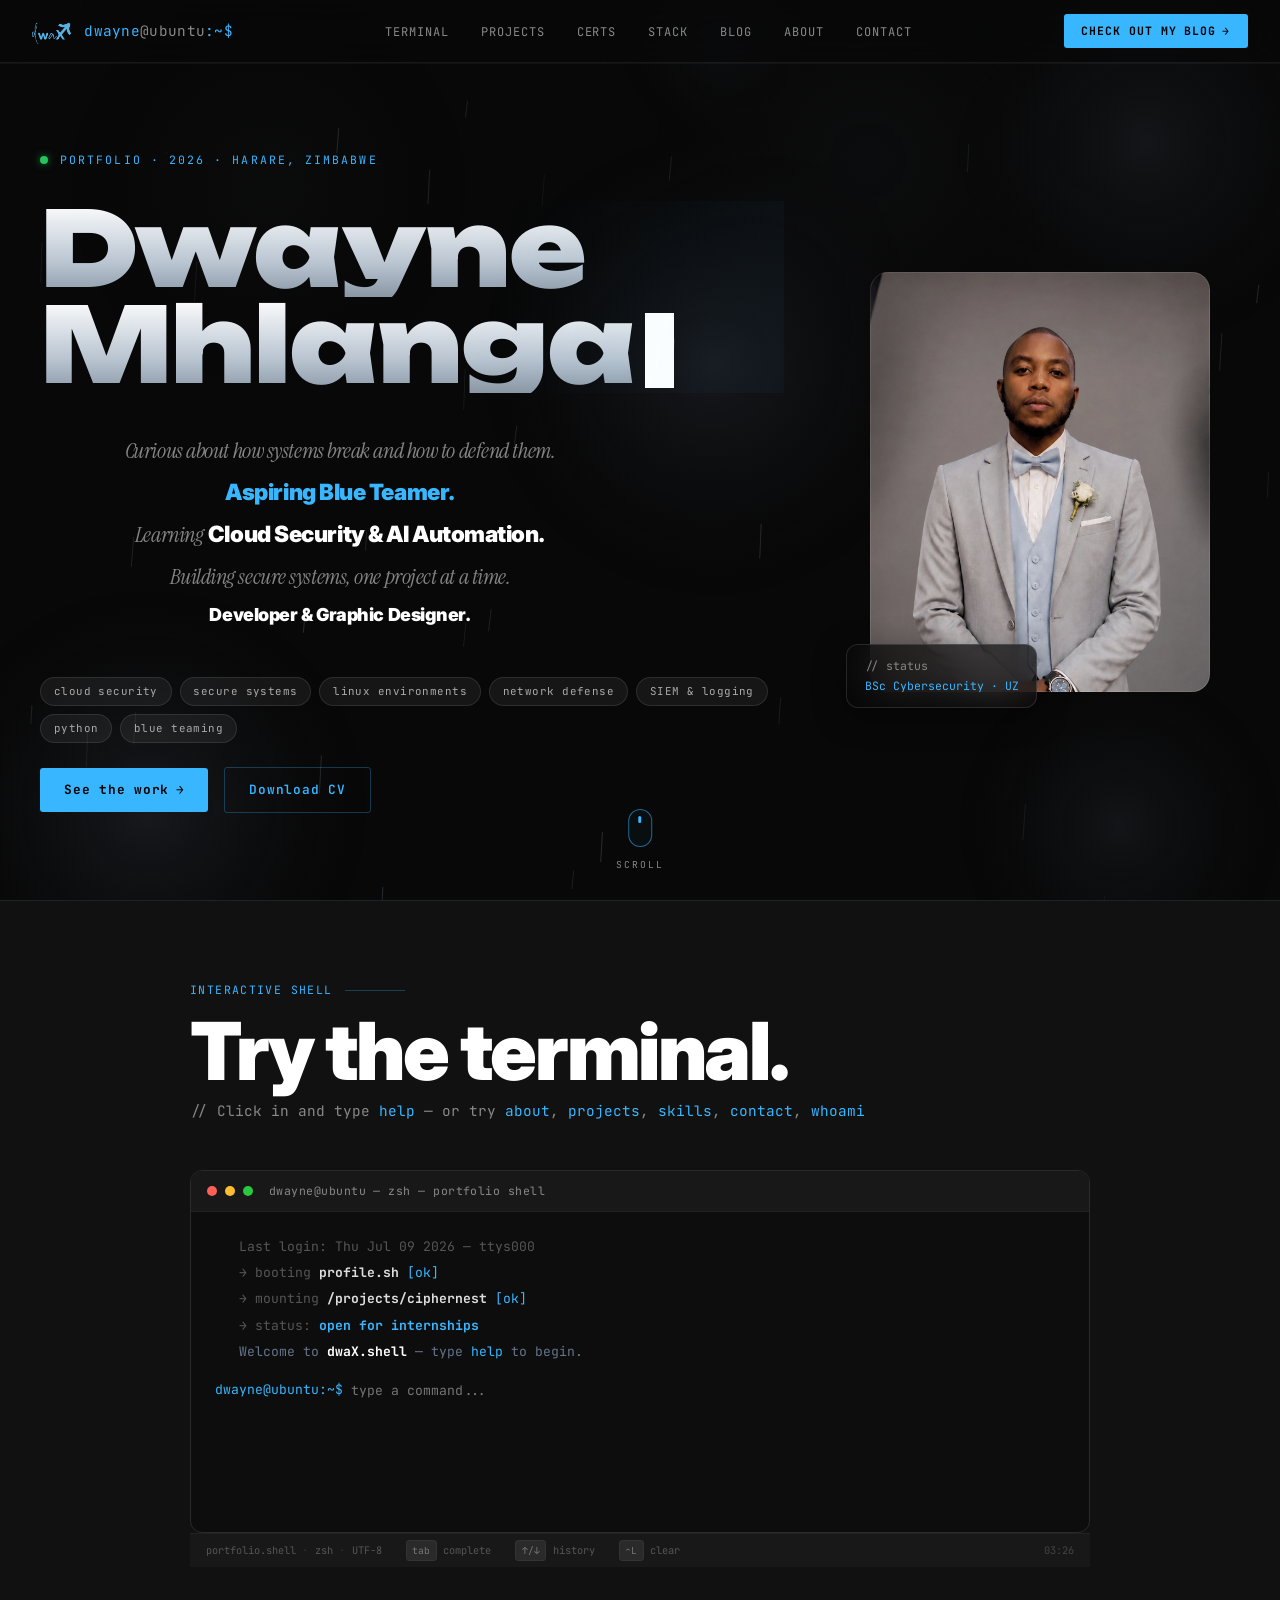
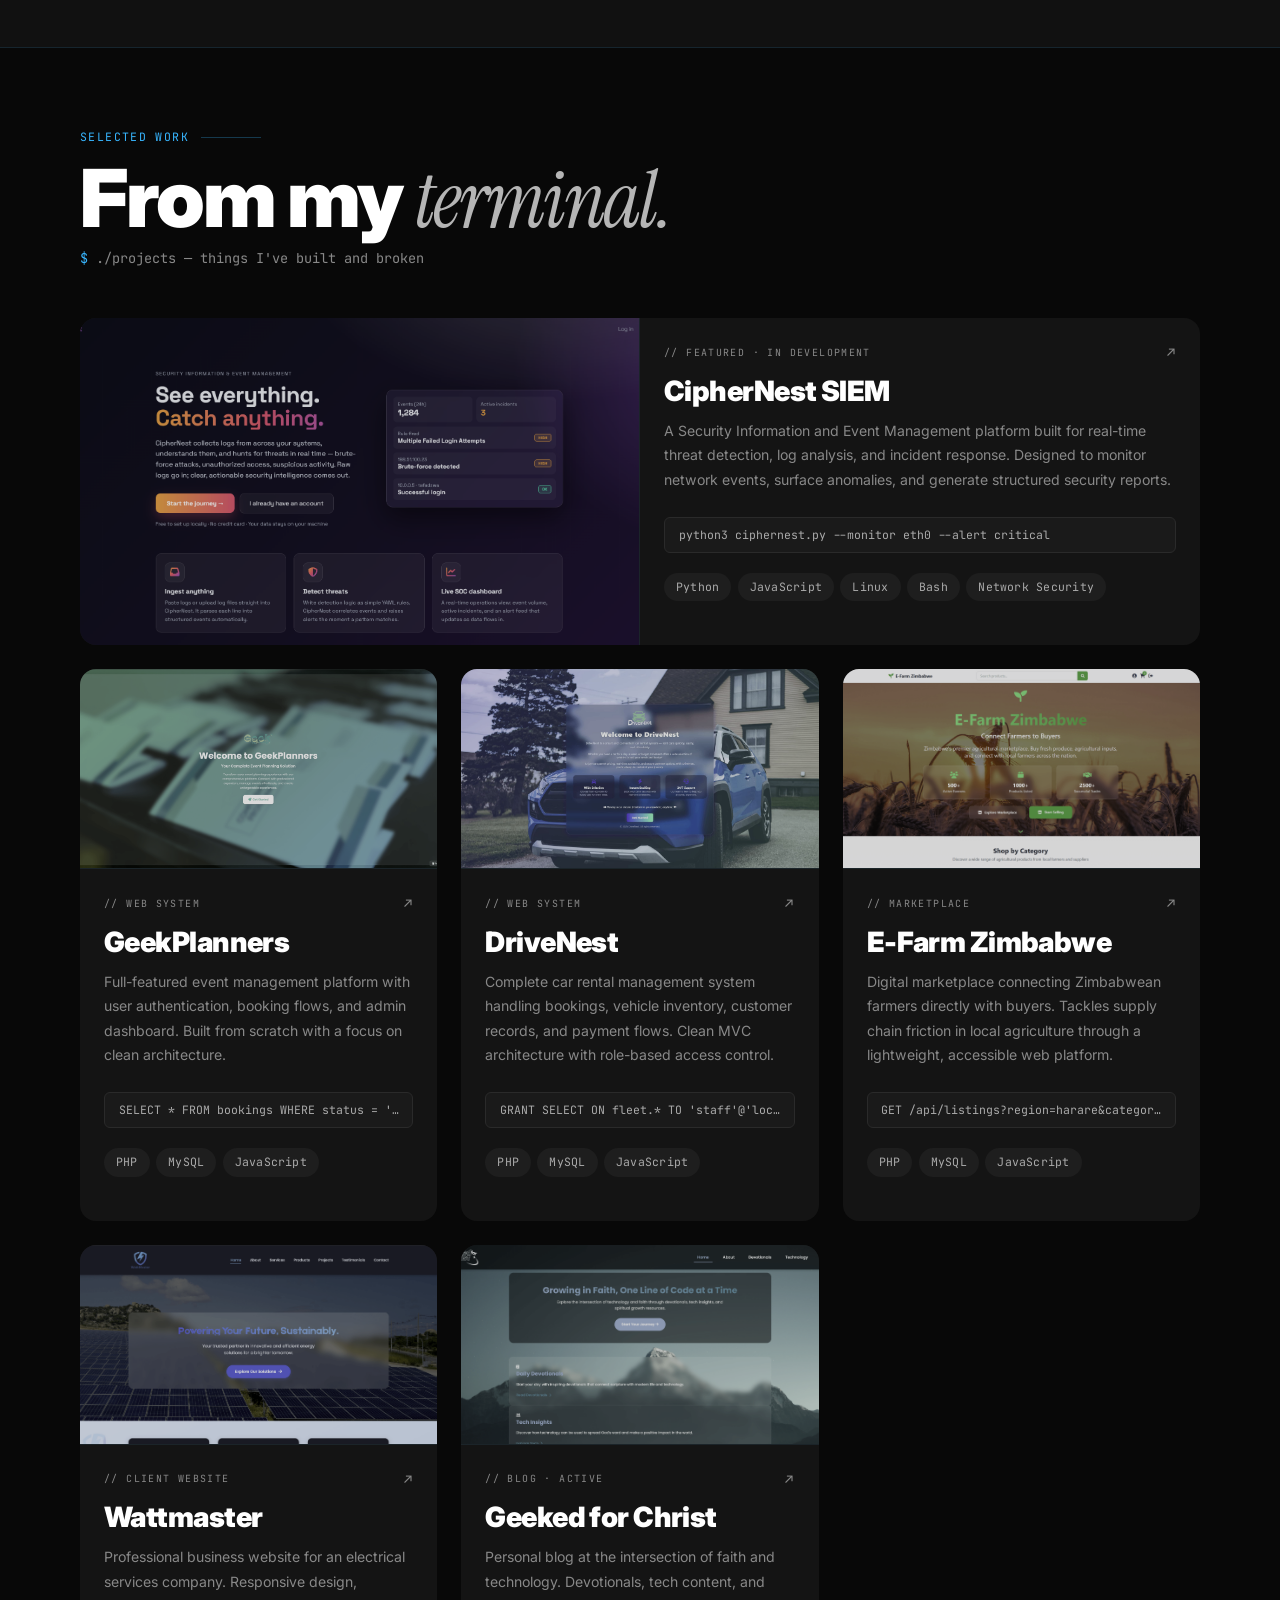
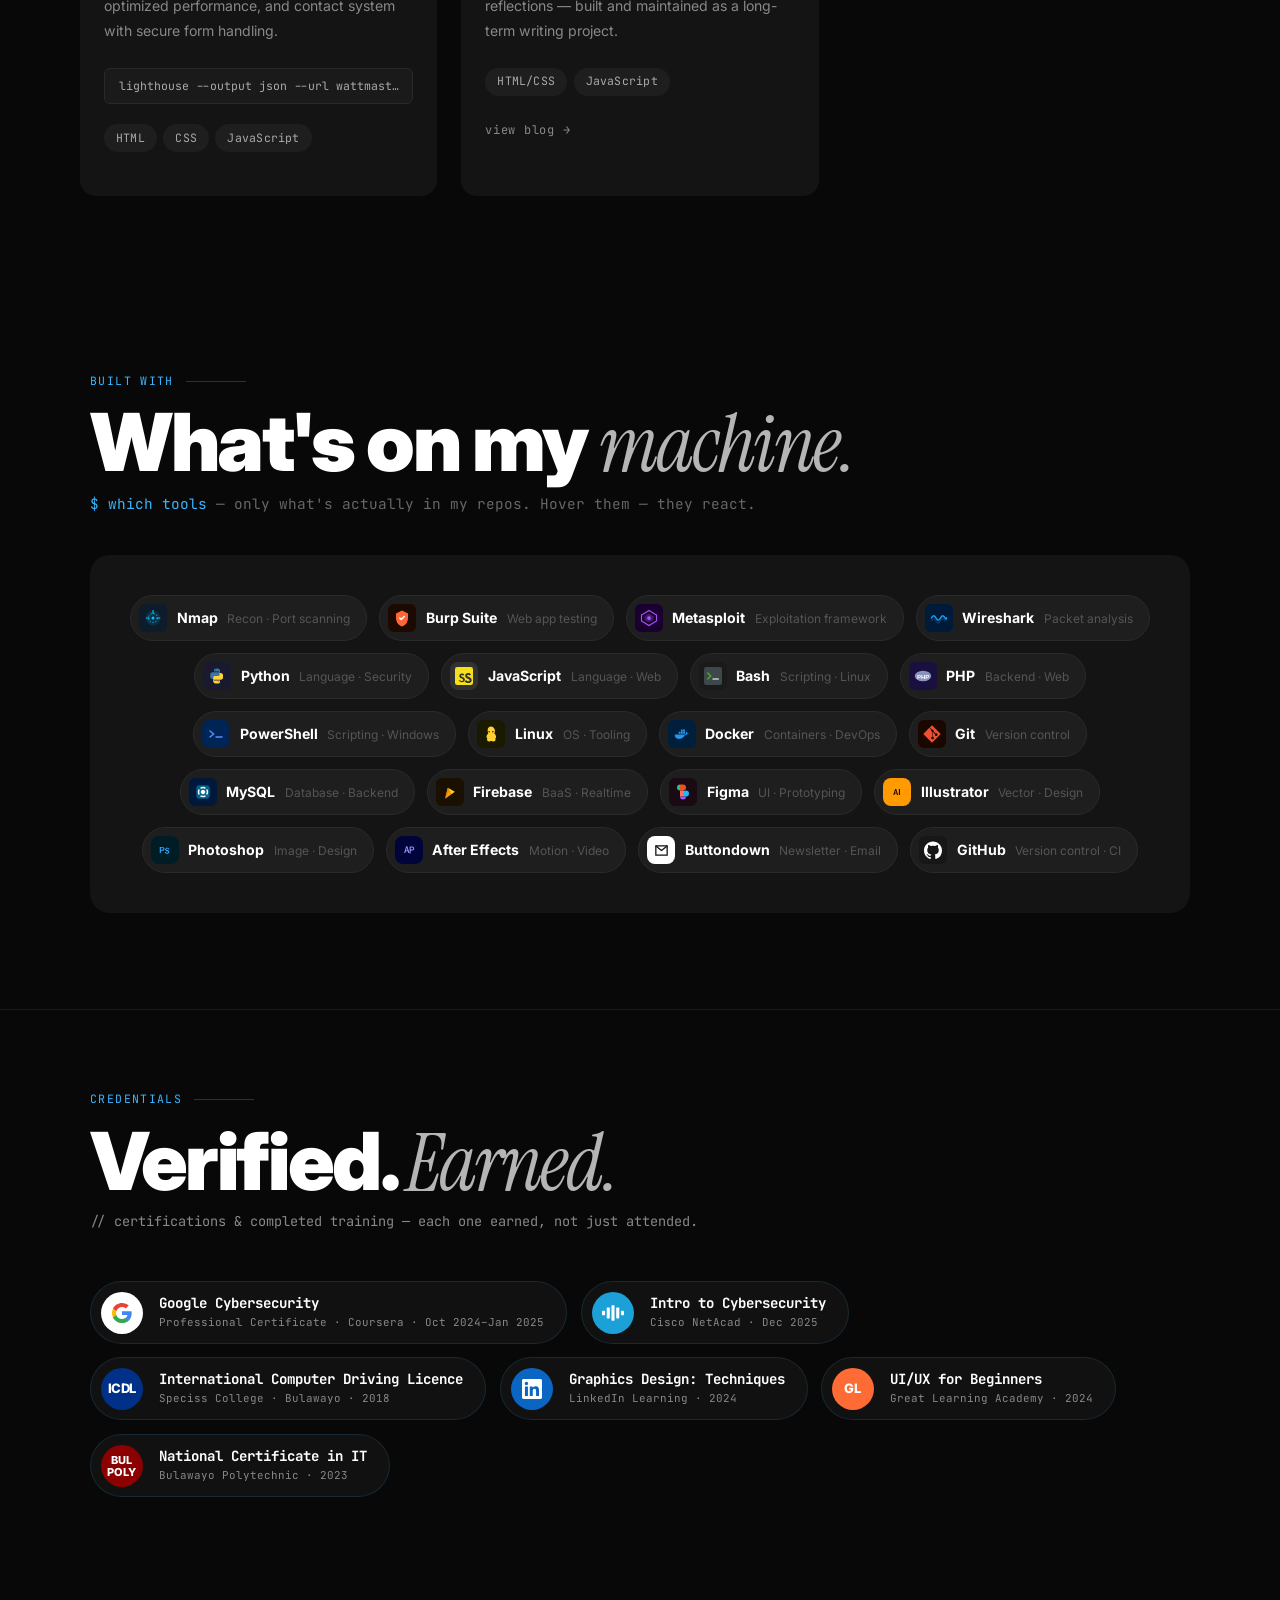
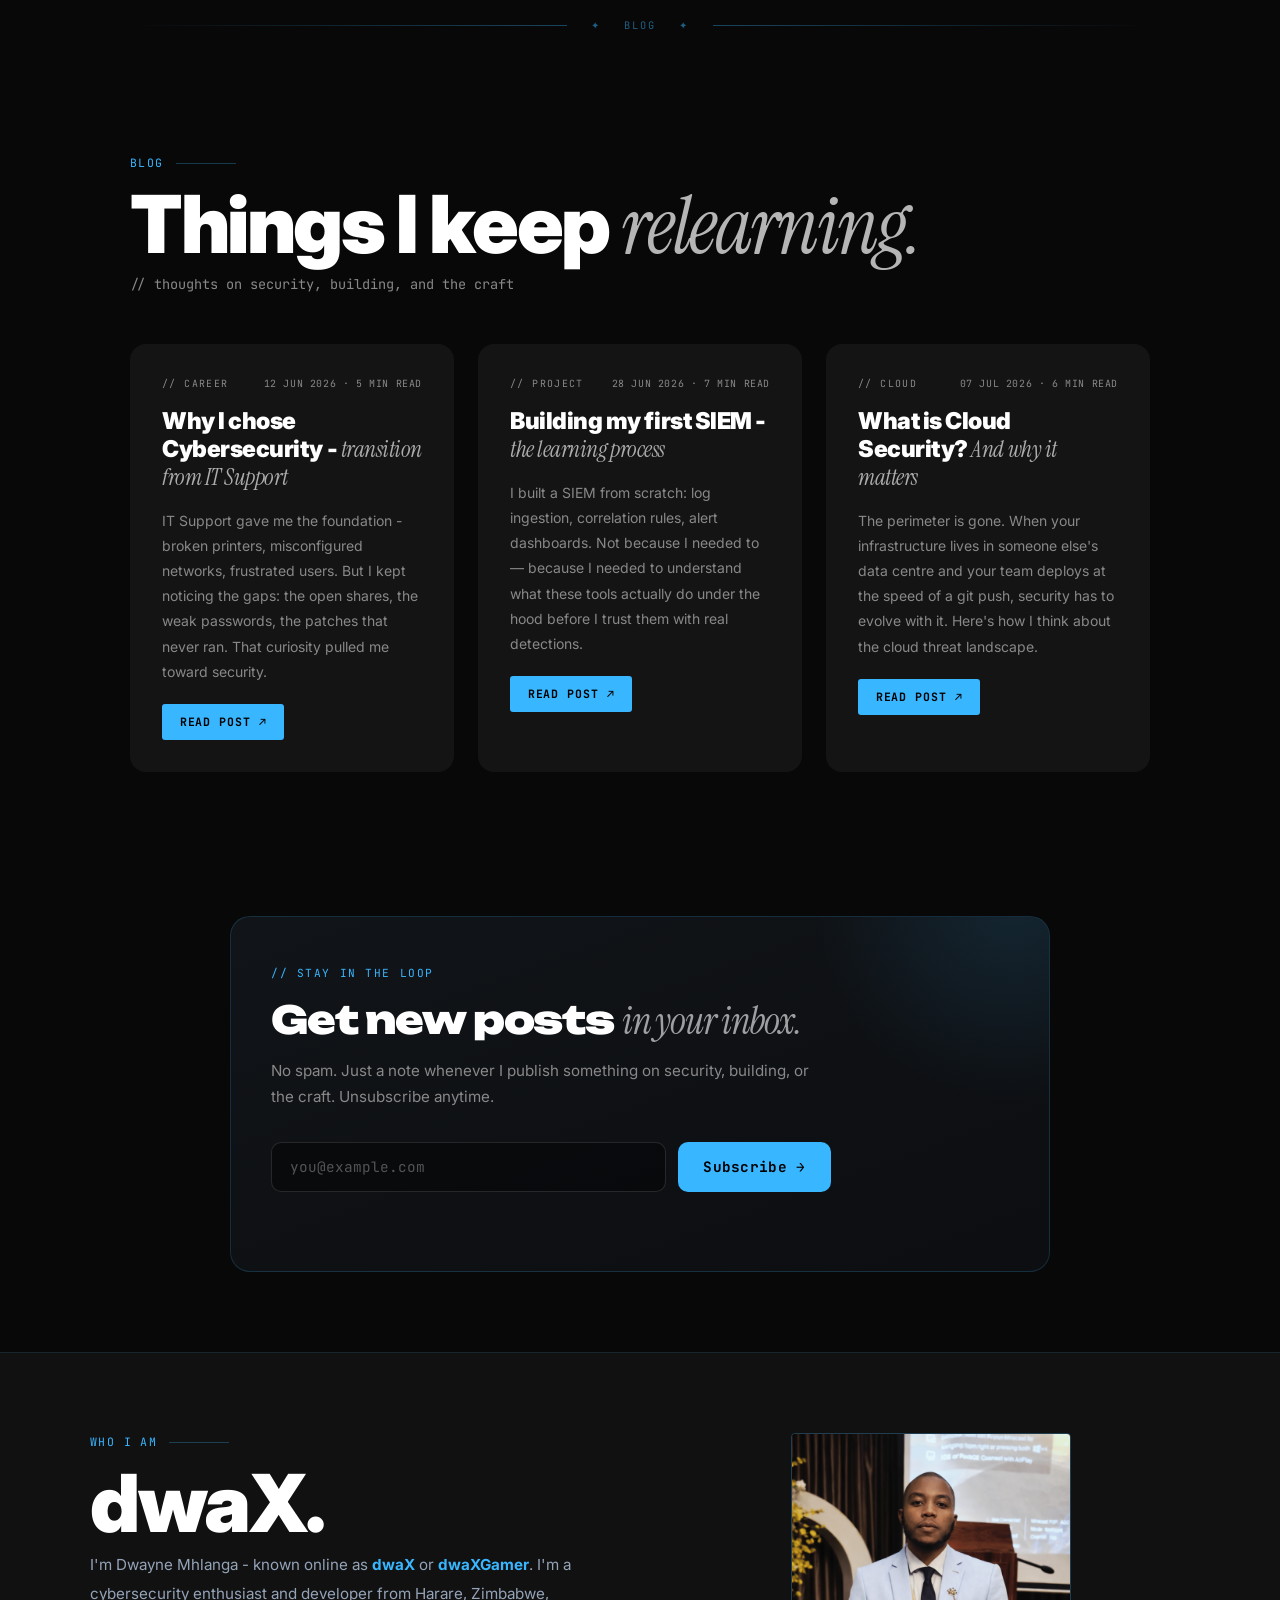
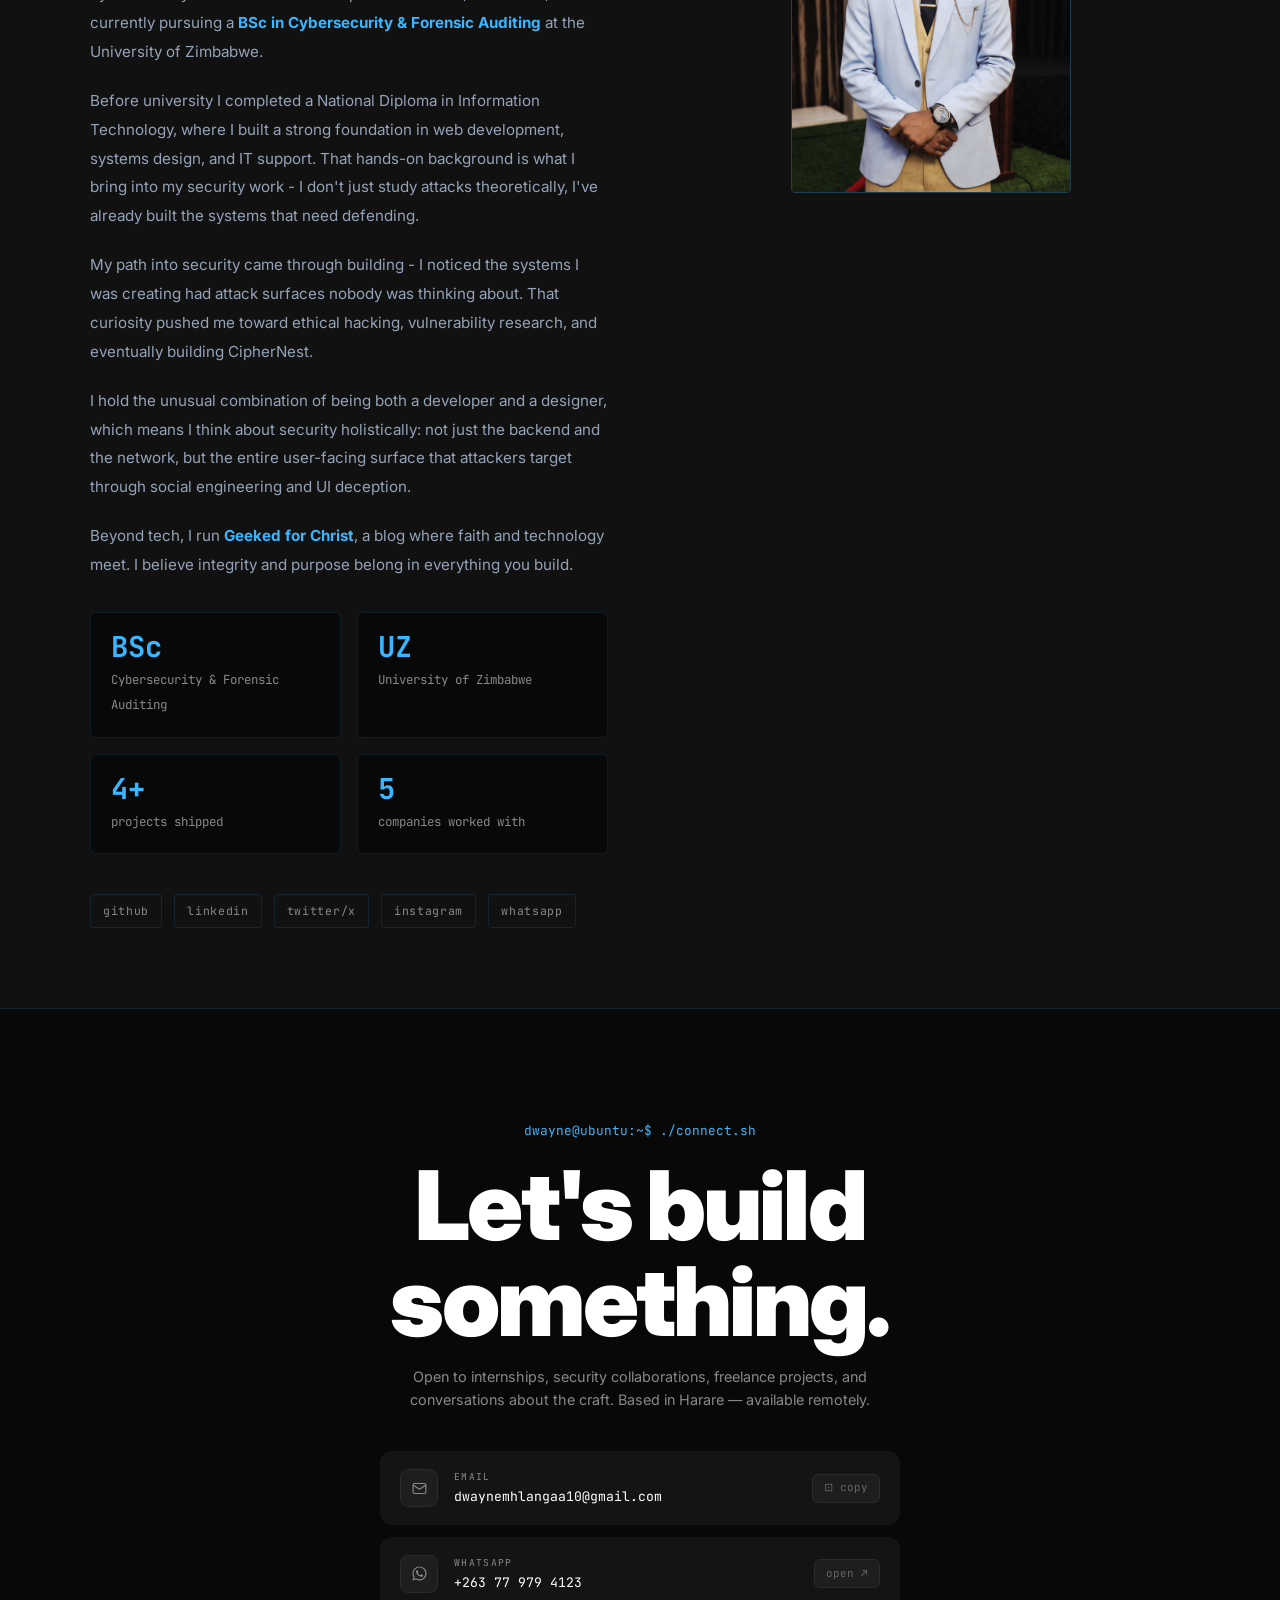
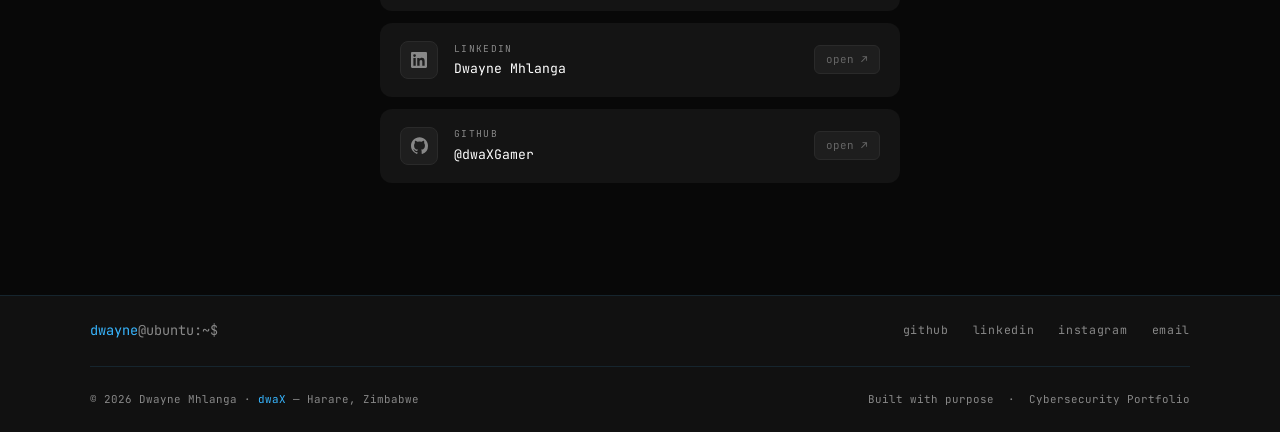
<file: index.html>
<!DOCTYPE html>
<html lang="en">
<head>
<link rel="icon" type="image/x-icon" href="images/favicon.ico">
<link rel="icon" type="image/png" sizes="32x32" href="images/favicon-32.png">
<link rel="apple-touch-icon" href="images/favicon-180.png">
<meta charset="UTF-8">
<meta name="viewport" content="width=device-width, initial-scale=1.0">
<title>dwayne@ubuntu:~$ | Cybersecurity Portfolio</title>
<meta name="description" content="Dwayne Mhlanga (dwaX) - Cybersecurity Enthusiast, Developer & Designer from Harare, Zimbabwe.">
<link rel="preconnect" href="https://fonts.googleapis.com">
<link href="https://fonts.googleapis.com/css2?family=JetBrains+Mono:wght@300;400;500;700&family=Inter:ital,wght@0,400;0,700;0,900;1,400&family=Instrument+Serif:ital@0;1&family=Unbounded:wght@900&family=Familjen+Grotesk:ital,wght@0,700;1,700&family=Cormorant+Garamond:ital,wght@1,300;1,600;1,700&display=swap" rel="stylesheet">
<link rel="stylesheet" href="css/style.css">
</head>
<body>

<!-- PRELOADER -->
<div class="preloader" id="preloader">
  <div class="preloader-inner">
    <img src="images/logo.png" alt="dwaX" class="preloader-logo">
    <div class="preloader-bar"><span class="preloader-fill" id="preloader-fill"></span></div>
    <div class="preloader-status" id="preloader-status">booting profile.sh</div>
  </div>
</div>

<script>
  // Preloader — comfortable ~2.2s boot sequence
  (function () {
    document.body.classList.add('loading');
    var fill = document.getElementById('preloader-fill');
    var status = document.getElementById('preloader-status');
    var pre = document.getElementById('preloader');
    var steps = [
      { at: 0,   msg: 'booting profile.sh' },
      { at: 22,  msg: 'mounting modules' },
      { at: 45,  msg: 'loading assets' },
      { at: 68,  msg: 'establishing secure link' },
      { at: 88,  msg: 'almost there' },
      { at: 100, msg: 'ready' }
    ];
    var progress = 0, si = 0;
    var timer = setInterval(function () {
      // advance in small uneven increments so it feels organic
      progress += Math.random() * 6 + 3;
      if (progress > 100) progress = 100;
      fill.style.width = progress + '%';
      while (si < steps.length && progress >= steps[si].at) {
        status.textContent = steps[si].msg;
        si++;
      }
      if (progress >= 100) {
        clearInterval(timer);
        setTimeout(function () {
          pre.classList.add('done');
          document.body.classList.remove('loading');
        }, 320);
      }
    }, 90); // ~90ms * ~24 ticks ≈ 2.1s
  })();
</script>

<!-- NAV -->
<nav id="nav">
  <a class="nav-brand" href="index.html"><img src="images/logo.png" alt="dwaX logo" class="nav-logo" onerror="this.style.display='none'"><span class="nav-brand-text">dwayne<span class="nb-muted">@ubuntu</span>:~$</span></a>
  <ul class="nav-links">
    <li><a href="#terminal-section">terminal</a></li>
    <li><a href="#projects">projects</a></li>
    <li><a href="#certifications">certs</a></li>
    <li><a href="#stack">stack</a></li>
    <li><a href="#blog">blog</a></li>
    <li><a href="#about">about</a></li>
    <li><a href="#contact">contact</a></li>
  </ul>
  <a href="blog.html" class="btn-primary nav-blog-btn" style="font-size:0.72rem; padding:0.5rem 1.1rem; letter-spacing:0.08em; text-transform:uppercase; white-space:nowrap;">check out my blog</a>
  <button class="nav-hamburger" id="nav-hamburger" aria-label="Menu">
    <span></span><span></span><span></span>
  </button>
</nav>

<!-- MOBILE MENU -->
<div class="nav-mobile-menu" id="nav-mobile-menu">
  <a href="#terminal-section">terminal</a>
  <a href="#projects">projects</a>
  <a href="#certifications">certs</a>
  <a href="#stack">stack</a>
  <a href="#blog">blog</a>
  <a href="#about">about</a>
  <a href="#contact">contact</a>
</div>

<!-- HERO -->
<section id="hero">
  <canvas id="hero-canvas" style="position:absolute;inset:0;width:100%;height:100%;pointer-events:none;z-index:0;"></canvas>

  <div class="hero-inner">
    <div class="hero-left">
      <div class="hero-eyebrow">portfolio · 2026 · harare, zimbabwe</div>

      <div class="hero-name-block">
        <h1 class="hero-name" aria-label="Dwayne Mhlanga">
          <span class="hn-line">Dwayne</span>
          <span class="hn-line">Mhlanga<span class="hn-cursor"></span></span>
        </h1>
      </div>

      <p class="hero-tagline">
        <span class="tl-line tl-center"><em>Curious about how systems break and how to defend them.</em></span>
        <span class="tl-line tl-center"><strong class="tl-accent">Aspiring Blue Teamer.</strong></span>
        <span class="tl-line tl-center"><em>Learning</em> <strong>Cloud Security &amp; AI Automation.</strong></span>
        <span class="tl-line tl-center"><em>Building secure systems, one project at a time.</em></span>
        <span class="tl-line tl-center tl-small"><strong>Developer &amp; Graphic Designer.</strong></span>
      </p>

      <div class="hero-bottom">
        <div class="hero-tags">
          <span class="tag">cloud security</span>
          <span class="tag">secure systems</span>
          <span class="tag">linux environments</span>
          <span class="tag">network defense</span>
          <span class="tag">SIEM &amp; logging</span>
          <span class="tag">python</span>
          <span class="tag">blue teaming</span>
        </div>
        <div class="hero-cta">
          <a href="#projects" class="btn-primary">See the work</a>
          <a href="Dwayne_Mhlanga_CV.pdf" class="btn-ghost" target="_blank">Download CV</a>
        </div>
      </div>
    </div>

    <div class="hero-photo-wrap" style="display:flex; justify-content:center; align-items:center;">
      <div class="hero-glass-frame">
        <img
          src="images/profile1.webp"
          alt="Dwayne Mhlanga"
          onerror="this.src='images/dwaXGamer1.png'"
        >
        <div class="hero-glass-overlay"></div>
        <div class="hero-status-badge">
          <span style="color:var(--muted);">// status</span>
          <span style="color:var(--green); display:block; margin-top:0.1rem;">BSc Cybersecurity · UZ</span>
        </div>
      </div>
    </div>
  </div>

  <!-- Floating Ubuntu icons -->
  <!-- Animated scroll-down indicator -->
  <a href="#terminal-section" class="scroll-down" aria-label="Scroll down">
    <span class="scroll-mouse"><span class="scroll-wheel"></span></span>
    <span class="scroll-text">scroll</span>
  </a>
</section>

<!-- TERMINAL -->
<section id="terminal-section">
  <div class="section-inner">
    <div class="section-eyebrow">interactive shell</div>
    <h2 class="section-title">Try the terminal.</h2>
    <p class="section-sub">// Click in and type <span style="color:var(--green)">help</span> — or try <span style="color:var(--green)">about</span>, <span style="color:var(--green)">projects</span>, <span style="color:var(--green)">skills</span>, <span style="color:var(--green)">contact</span>, <span style="color:var(--green)">whoami</span></p>

    <div class="terminal">
      <div class="terminal-bar">
        <div class="t-dot t-red"></div>
        <div class="t-dot t-yellow"></div>
        <div class="t-dot t-green-dot"></div>
        <span class="terminal-title">dwayne@ubuntu — zsh — portfolio shell</span>
      </div>
      <div class="terminal-body" id="term-body">
        <div class="t-line"><span class="t-out" style="color:#555">Last login: Thu Jul 09 2026 — ttys000</span></div>
        <div class="t-line"><span class="t-out" style="color:#555">→ booting <strong style="color:#ddd">profile.sh</strong> <span style="color:#38b6ff">[ok]</span></span></div>
        <div class="t-line"><span class="t-out" style="color:#555">→ mounting <strong style="color:#ddd">/projects/ciphernest</strong> <span style="color:#38b6ff">[ok]</span></span></div>
        <div class="t-line"><span class="t-out" style="color:#555">→ status: <strong style="color:#38b6ff">open for internships</strong></span></div>
        <div class="t-line"><span class="t-out">Welcome to <strong style="color:#fff">dwaX.shell</strong> — type <span style="color:var(--green)">help</span> to begin.</span></div>
        <div class="t-blank"></div>
        <div id="term-output"></div>
        <div class="terminal-input-line">
          <span class="t-prompt">dwayne@ubuntu:~$</span>
          <input type="text" id="term-input" autocomplete="off" autocorrect="off" autocapitalize="off" spellcheck="false" placeholder="type a command...">
        </div>
      </div>
      <div class="t-help-hint" style="display:none;"></div>
    </div>
    <div class="terminal-status-bar">
      <div class="tsb-item"><span>portfolio.shell</span><span style="color:#333">·</span><span>zsh</span><span style="color:#333">·</span><span>UTF-8</span></div>
      <div class="tsb-item"><span class="tsb-key">tab</span><span>complete</span></div>
      <div class="tsb-item"><span class="tsb-key">↑/↓</span><span>history</span></div>
      <div class="tsb-item"><span class="tsb-key">⌃L</span><span>clear</span></div>
      <div class="tsb-right" id="term-clock"></div>
    </div>
  </div>
</section>

<!-- PROJECTS -->
<section id="projects">
  <div class="section-eyebrow">selected work</div>
  <h2 class="section-title">From my <em>terminal.</em></h2>
  <p class="section-sub" style="margin-bottom:3rem; font-family:var(--mono); font-size:0.85rem; color:var(--muted);"><span style="color:var(--green)">$</span> ./projects — things I've built and broken</p>

  <div class="projects-grid">

    <div class="project-card featured reveal">
      <img
        src="images/projects/ciphernest1.png"
        alt="CipherNest SIEM Platform"
        class="project-img"
      >
      <div class="project-body" style="display:flex;flex-direction:column;justify-content:center;">
        <div class="project-label">// featured · in development</div>
        <h3 class="project-name">CipherNest SIEM</h3>
        <p class="project-desc">
          A Security Information and Event Management platform built for real-time threat detection, log analysis, and incident response. Designed to monitor network events, surface anomalies, and generate structured security reports.
        </p>
        <code class="project-code-pill">python3 ciphernest.py --monitor eth0 --alert critical</code>
        <div class="project-stack">
          <span class="stack-tag">Python</span>
          <span class="stack-tag">JavaScript</span>
          <span class="stack-tag">Linux</span>
          <span class="stack-tag">Bash</span>
          <span class="stack-tag">Network Security</span>
        </div>
      </div>
    </div>

    <div class="project-card">
      <img
        src="images/projects/geekplanners1.png"
        alt="GeekPlanners"
        class="project-img"
      >
      <div class="project-body">
        <div class="project-label">// web system</div>
        <h3 class="project-name">GeekPlanners</h3>
        <p class="project-desc">Full-featured event management platform with user authentication, booking flows, and admin dashboard. Built from scratch with a focus on clean architecture.</p>
        <code class="project-code-pill">SELECT * FROM bookings WHERE status = 'confirmed'</code>
        <div class="project-stack">
          <span class="stack-tag">PHP</span>
          <span class="stack-tag">MySQL</span>
          <span class="stack-tag">JavaScript</span>
        </div>
      </div>
    </div>

    <div class="project-card">
      <img
        src="images/projects/drivenest1.jpg"
        alt="DriveNest"
        class="project-img"
      >
      <div class="project-body">
        <div class="project-label">// web system</div>
        <h3 class="project-name">DriveNest</h3>
        <p class="project-desc">Complete car rental management system handling bookings, vehicle inventory, customer records, and payment flows. Clean MVC architecture with role-based access control.</p>
        <code class="project-code-pill">GRANT SELECT ON fleet.* TO 'staff'@'localhost'</code>
        <div class="project-stack">
          <span class="stack-tag">PHP</span>
          <span class="stack-tag">MySQL</span>
          <span class="stack-tag">JavaScript</span>
        </div>
      </div>
    </div>

    <div class="project-card">
      <img
        src="images/projects/efarm1.png"
        alt="E-Farm Zimbabwe"
        class="project-img"
      >
      <div class="project-body">
        <div class="project-label">// marketplace</div>
        <h3 class="project-name">E-Farm Zimbabwe</h3>
        <p class="project-desc">Digital marketplace connecting Zimbabwean farmers directly with buyers. Tackles supply chain friction in local agriculture through a lightweight, accessible web platform.</p>
        <code class="project-code-pill">GET /api/listings?region=harare&category=grain</code>
        <div class="project-stack">
          <span class="stack-tag">PHP</span>
          <span class="stack-tag">MySQL</span>
          <span class="stack-tag">JavaScript</span>
        </div>
      </div>
    </div>

    <div class="project-card">
      <img
        src="images/projects/wattmaster1.png"
        alt="Wattmaster"
        class="project-img"
      >
      <div class="project-body">
        <div class="project-label">// client website</div>
        <h3 class="project-name">Wattmaster</h3>
        <p class="project-desc">Professional business website for an electrical services company. Responsive design, optimized performance, and contact system with secure form handling.</p>
        <code class="project-code-pill">lighthouse --output json --url wattmaster.co.zw</code>
        <div class="project-stack">
          <span class="stack-tag">HTML</span>
          <span class="stack-tag">CSS</span>
          <span class="stack-tag">JavaScript</span>
        </div>
      </div>
    </div>

    <div class="project-card">
      <img
        src="images/projects/geeked1.png"
        alt="Geeked for Christ"
        class="project-img"
      >
      <div class="project-body">
        <div class="project-label">// blog · active</div>
        <h3 class="project-name">Geeked for Christ</h3>
        <p class="project-desc">Personal blog at the intersection of faith and technology. Devotionals, tech content, and reflections — built and maintained as a long-term writing project.</p>
        <div class="project-stack">
          <span class="stack-tag">HTML/CSS</span>
          <span class="stack-tag">JavaScript</span>
        </div>
        <a href="#" class="project-link">view blog →</a>
      </div>
    </div>

  </div>
</section>

<!-- STACK -->
<section id="stack">
  <div class="stack-section">
    <div class="section-eyebrow">built with</div>
    <h2 class="section-title">What's on my <em>machine.</em></h2>
    <p class="section-sub" style="margin-bottom:0; font-size:0.9rem; color:#666;"><span style="color:var(--green); font-family:var(--mono);">$ which tools</span> — only what's actually in my repos. Hover them — they react.</p>

    <div class="stack-cluster-wrap">

      <div class="stack-pill">
        <div class="stack-pill-icon" style="background:#0d1b2a;">
          <svg viewBox="0 0 24 24" width="18" height="18" xmlns="http://www.w3.org/2000/svg"><circle cx="12" cy="12" r="10" fill="#00c3ff" opacity="0.12"/><circle cx="12" cy="12" r="6" fill="none" stroke="#00c3ff" stroke-width="1.2" stroke-dasharray="2 2"/><circle cx="12" cy="12" r="2" fill="#00c3ff"/><line x1="12" y1="2" x2="12" y2="6" stroke="#00c3ff" stroke-width="1.5" stroke-linecap="round"/><line x1="21" y1="12" x2="17" y2="12" stroke="#00c3ff" stroke-width="1.5" stroke-linecap="round"/><line x1="3" y1="12" x2="7" y2="12" stroke="#00c3ff" stroke-width="1.5" stroke-linecap="round"/></svg>
        </div>
        <span class="stack-pill-name">Nmap</span><span class="stack-pill-desc">Recon · Port scanning</span>
      </div>

      <div class="stack-pill">
        <div class="stack-pill-icon" style="background:#1c0900;">
          <svg viewBox="0 0 24 24" width="18" height="18" xmlns="http://www.w3.org/2000/svg"><path d="M12 2L4 6v6c0 5.25 3.5 10.15 8 11.35C16.5 22.15 20 17.25 20 12V6l-8-4z" fill="#ff6633"/><path d="M9 12l2 2 4-4" stroke="#fff" stroke-width="2" stroke-linecap="round" stroke-linejoin="round" fill="none"/></svg>
        </div>
        <span class="stack-pill-name">Burp Suite</span><span class="stack-pill-desc">Web app testing</span>
      </div>

      <div class="stack-pill">
        <div class="stack-pill-icon" style="background:#1a0030;">
          <svg viewBox="0 0 24 24" width="18" height="18" xmlns="http://www.w3.org/2000/svg"><polygon points="12,2 22,8 22,16 12,22 2,16 2,8" fill="none" stroke="#a855f7" stroke-width="1.5"/><polygon points="12,6 18,9.5 18,14.5 12,18 6,14.5 6,9.5" fill="#a855f7" opacity="0.3"/><circle cx="12" cy="12" r="2.5" fill="#a855f7"/></svg>
        </div>
        <span class="stack-pill-name">Metasploit</span><span class="stack-pill-desc">Exploitation framework</span>
      </div>

      <div class="stack-pill">
        <div class="stack-pill-icon" style="background:#001a3a;">
          <svg viewBox="0 0 24 24" width="18" height="18" xmlns="http://www.w3.org/2000/svg"><path d="M2 12 Q5 6 8 12 Q11 18 14 12 Q17 6 20 12 Q21.5 15 22 12" fill="none" stroke="#1d9bf0" stroke-width="2.2" stroke-linecap="round"/><path d="M2 16 Q5 10 8 16 Q11 22 14 16 Q17 10 20 16" fill="none" stroke="#1d9bf0" stroke-width="1.2" stroke-linecap="round" opacity="0.4"/></svg>
        </div>
        <span class="stack-pill-name">Wireshark</span><span class="stack-pill-desc">Packet analysis</span>
      </div>

      <div class="stack-pill">
        <div class="stack-pill-icon" style="background:#1a1a2e;">
          <svg viewBox="0 0 24 24" width="18" height="18" xmlns="http://www.w3.org/2000/svg"><path d="M11.5 2C8.46 2 8 3.37 8 4.5V6h7v1H6C4.34 7 3 8.34 3 10v3c0 1.66 1.34 3 3 3h1.5v-1.5C7.5 13.12 8.62 12 10 12h4c1.1 0 2-.9 2-2V5c0-1.66-1.34-3-3-3h-1.5zM10 4.5c.28 0 .5.22.5.5s-.22.5-.5.5S9.5 5.28 9.5 5s.22-.5.5-.5z" fill="#3776ab"/><path d="M12.5 22c3.04 0 3.5-1.37 3.5-2.5V18H8v-1h9c1.66 0 3-1.34 3-3v-3c0-1.66-1.34-3-3-3h-1.5v1.5c0 1.38-1.12 2.5-2.5 2.5h-4c-1.1 0-2 .9-2 2v5c0 1.66 1.34 3 3 3h1.5zM14 19.5c-.28 0-.5-.22-.5-.5s.22-.5.5-.5.5.22.5.5-.22.5-.5.5z" fill="#ffd43b"/></svg>
        </div>
        <span class="stack-pill-name">Python</span><span class="stack-pill-desc">Language · Security</span>
      </div>

      <div class="stack-pill">
        <div class="stack-pill-icon" style="background:#323330; border-radius:8px;">
          <svg viewBox="0 0 24 24" width="18" height="18" xmlns="http://www.w3.org/2000/svg"><rect width="24" height="24" rx="3" fill="#f7df1e"/><path d="M7 17.5c.4.8 1 1.3 2 1.3 1.1 0 1.8-.55 1.8-1.5 0-1-.6-1.4-1.7-1.9l-.6-.25c-1.7-.72-2.8-1.62-2.8-3.5 0-1.75 1.33-3.08 3.42-3.08 1.48 0 2.55.52 3.3 1.87l-1.8 1.16c-.4-.72-.83-1-1.5-1-.68 0-1.12.43-1.12 1 0 .7.43 1 1.45 1.44l.6.25c2 .86 3.1 1.73 3.1 3.7 0 2.12-1.67 3.25-3.9 3.25-2.2 0-3.6-1.04-4.3-2.42L7 17.5zm8.5.2c.5.88 1 1.4 2.15 1.4 1.13 0 1.85-.57 1.85-1.36 0-.95-.74-1.28-1.98-1.83l-.68-.3c-1.97-.84-3.28-1.9-3.28-4.13 0-2.05 1.56-3.6 4-3.6 1.74 0 2.99.6 3.88 2.18l-2.12 1.36c-.47-.84-.97-1.16-1.76-1.16-.8 0-1.3.5-1.3 1.16 0 .81.5 1.14 1.66 1.64l.68.3c2.32 1 3.64 2.02 3.64 4.3 0 2.46-1.93 3.78-4.52 3.78-2.53 0-4.17-1.2-4.97-2.78L15.5 17.7z" fill="#323330"/></svg>
        </div>
        <span class="stack-pill-name">JavaScript</span><span class="stack-pill-desc">Language · Web</span>
      </div>

      <div class="stack-pill">
        <div class="stack-pill-icon" style="background:#1a1a1a; border-radius:8px;">
          <svg viewBox="0 0 24 24" width="18" height="18" xmlns="http://www.w3.org/2000/svg"><rect width="24" height="24" rx="3" fill="#3e474a"/><path d="M5 8l4 4-4 4" stroke="#4eaa25" stroke-width="2" stroke-linecap="round" stroke-linejoin="round" fill="none"/><path d="M12 16h7" stroke="#fff" stroke-width="2" stroke-linecap="round" opacity="0.7"/></svg>
        </div>
        <span class="stack-pill-name">Bash</span><span class="stack-pill-desc">Scripting · Linux</span>
      </div>

      <div class="stack-pill">
        <div class="stack-pill-icon" style="background:#1a1040;">
          <svg viewBox="0 0 24 24" width="18" height="18" xmlns="http://www.w3.org/2000/svg"><ellipse cx="12" cy="12" rx="11" ry="7" fill="#8993be"/><text x="4" y="15.5" font-family="Arial" font-weight="bold" font-size="8" fill="#fff">PHP</text></svg>
        </div>
        <span class="stack-pill-name">PHP</span><span class="stack-pill-desc">Backend · Web</span>
      </div>

      <div class="stack-pill">
        <div class="stack-pill-icon" style="background:#012456; border-radius:8px;">
          <svg viewBox="0 0 24 24" width="18" height="18" xmlns="http://www.w3.org/2000/svg"><rect width="24" height="24" rx="3" fill="#012456"/><path d="M4 8l5 4-5 4" stroke="#5391FE" stroke-width="2" stroke-linecap="round" stroke-linejoin="round" fill="none"/><path d="M12 16h8" stroke="#5391FE" stroke-width="2" stroke-linecap="round"/></svg>
        </div>
        <span class="stack-pill-name">PowerShell</span><span class="stack-pill-desc">Scripting · Windows</span>
      </div>

      <div class="stack-pill">
        <div class="stack-pill-icon" style="background:#1a1a00;">
          <svg viewBox="0 0 24 24" width="18" height="18" xmlns="http://www.w3.org/2000/svg"><path d="M12 2C9.5 2 7.5 4 7.5 7c0 1.5.3 3 .8 4.2C7 12.5 6 14 6 15.5c0 1 .4 1.8 1 2.3-.2.5-.3 1-.3 1.5 0 1.5 1.2 2.7 2.7 2.7.8 0 1.5-.3 2-.8.3.1.6.1 1 .1s.7 0 1-.1c.5.5 1.2.8 2 .8 1.5 0 2.7-1.2 2.7-2.7 0-.5-.1-1-.3-1.5.6-.5 1-1.3 1-2.3 0-1.5-1-3-2.3-4.3.5-1.2.8-2.7.8-4.2C16.5 4 14.5 2 12 2z" fill="#ffd133"/><circle cx="9.5" cy="9" r="1" fill="#1a1a00"/><circle cx="14.5" cy="9" r="1" fill="#1a1a00"/></svg>
        </div>
        <span class="stack-pill-name">Linux</span><span class="stack-pill-desc">OS · Tooling</span>
      </div>

      <div class="stack-pill">
        <div class="stack-pill-icon" style="background:#001f3d;">
          <svg viewBox="0 0 24 24" width="18" height="18" xmlns="http://www.w3.org/2000/svg"><path d="M13.5 9H16v2.5h-2.5V9zM10.5 9H13v2.5h-2.5V9zM7.5 9H10v2.5H7.5V9zM10.5 6H13v2.5h-2.5V6zM13.5 6H16v2.5h-2.5V6z" fill="#2496ED"/><path d="M22 11.5c-.5-.3-1.5-.4-2.3-.2-.1-.8-.6-1.5-1.4-2l-.5-.3-.3.5c-.4.7-.5 1.8-.1 2.6-.5.3-1.4.4-1.7.4H2.5c-.3 1.4.1 3.2 1 4.3.9 1.1 2.3 1.7 4 1.7 3.8 0 6.6-1.7 8-5 .9 0 3-.1 3.8-1.9L22 11.5z" fill="#2496ED"/></svg>
        </div>
        <span class="stack-pill-name">Docker</span><span class="stack-pill-desc">Containers · DevOps</span>
      </div>

      <div class="stack-pill">
        <div class="stack-pill-icon" style="background:#1a0800;">
          <svg viewBox="0 0 24 24" width="18" height="18" xmlns="http://www.w3.org/2000/svg"><path d="M23 11.3L12.7 1c-.4-.4-1-.4-1.4 0L9 3.3l2.8 2.8c.6-.2 1.4-.1 1.9.5.5.5.7 1.3.5 1.9l2.7 2.7c.6-.2 1.4-.1 1.9.5.7.7.7 1.8 0 2.5-.7.7-1.8.7-2.5 0-.5-.6-.7-1.4-.4-2.1L13.2 9.3v6.1c.3.2.6.4.8.7.7.7.7 1.8 0 2.5-.7.7-1.8.7-2.5 0-.7-.7-.7-1.8 0-2.5.3-.3.6-.5 1-.6V9.1c-.4-.1-.7-.3-1-.6-.5-.5-.7-1.3-.4-2L8.4 3.8 1 11.2c-.4.4-.4 1 0 1.4l10.3 10.3c.4.4 1 .4 1.4 0L23 12.7c.4-.4.4-1 0-1.4z" fill="#F05032"/></svg>
        </div>
        <span class="stack-pill-name">Git</span><span class="stack-pill-desc">Version control</span>
      </div>

      <div class="stack-pill">
        <div class="stack-pill-icon" style="background:#00183a;">
          <svg viewBox="0 0 24 24" width="18" height="18" xmlns="http://www.w3.org/2000/svg"><path d="M17.1 3H6.9C4.7 3 3 4.7 3 6.9v10.2C3 19.3 4.7 21 6.9 21h10.2c2.2 0 3.9-1.7 3.9-3.9V6.9C21 4.7 19.3 3 17.1 3z" fill="#00618A"/><path d="M12 7c-1.1 0-2 .3-2.7.8L8 6.5C9.1 5.6 10.5 5 12 5s2.9.6 4 1.5l-1.3 1.3C14 7.3 13.1 7 12 7zm0 10c-1.1 0-2-.3-2.7-.8L8 17.5C9.1 18.4 10.5 19 12 19s2.9-.6 4-1.5l-1.3-1.3c-.7.5-1.6.8-2.7.8zm-5-5c0-1.1.3-2 .8-2.7L6.5 8C5.6 9.1 5 10.5 5 12s.6 2.9 1.5 4l1.3-1.3C7.3 14 7 13.1 7 12zm10 0c0 1.1-.3 2-.8 2.7L17.5 16c.9-1.1 1.5-2.5 1.5-4s-.6-2.9-1.5-4l-1.3 1.3c.5.7.8 1.6.8 2.7zm-5-3c-1.7 0-3 1.3-3 3s1.3 3 3 3 3-1.3 3-3-1.3-3-3-3z" fill="#fff"/></svg>
        </div>
        <span class="stack-pill-name">MySQL</span><span class="stack-pill-desc">Database · Backend</span>
      </div>

      <div class="stack-pill">
        <div class="stack-pill-icon" style="background:#1a1000;">
          <svg viewBox="0 0 24 24" width="18" height="18" xmlns="http://www.w3.org/2000/svg"><path d="M5.5 21l3.4-14.4 4.5 8.6L5.5 21z" fill="#FFA000"/><path d="M9 6.3l1.3 5.6L5.5 21 9 6.3z" fill="#F57F17"/><path d="M13.4 15.2L9 6.3l9.5 5.2-5.1 3.7z" fill="#FFCA28"/><path d="M5.5 21l8-5.8 5.1-3.7L5.5 21z" fill="#FFA000"/></svg>
        </div>
        <span class="stack-pill-name">Firebase</span><span class="stack-pill-desc">BaaS · Realtime</span>
      </div>

      <div class="stack-pill">
        <div class="stack-pill-icon" style="background:#1a0a14;">
          <svg viewBox="0 0 24 24" width="18" height="18" xmlns="http://www.w3.org/2000/svg"><path d="M8 2h4a4 4 0 0 1 0 8H8V2z" fill="#F24E1E"/><path d="M8 10h4a4 4 0 0 1 0 8H8v-8z" fill="#FF7262"/><path d="M8 18a4 4 0 0 0 8 0H8z" fill="#A259FF"/><path d="M4 6a4 4 0 0 1 4-4v8a4 4 0 0 1-4-4z" fill="#0ACF83"/><circle cx="16" cy="14" r="4" fill="#1ABCFE"/></svg>
        </div>
        <span class="stack-pill-name">Figma</span><span class="stack-pill-desc">UI · Prototyping</span>
      </div>

      <div class="stack-pill">
        <div class="stack-pill-icon" style="background:#FF9A00; border-radius:8px;">
          <svg viewBox="0 0 24 24" width="18" height="18" xmlns="http://www.w3.org/2000/svg"><rect width="24" height="24" rx="4" fill="#FF9A00"/><path d="M8.5 16H7L9.5 8H11l2.5 8H12l-.6-2H9.1L8.5 16zm.9-3h1.9L10.3 9.5 9.4 13z" fill="#1a0800"/><path d="M14.5 8h1.5v8h-1.5V8z" fill="#1a0800"/></svg>
        </div>
        <span class="stack-pill-name">Illustrator</span><span class="stack-pill-desc">Vector · Design</span>
      </div>

      <div class="stack-pill">
        <div class="stack-pill-icon" style="background:#001d26; border-radius:8px;">
          <svg viewBox="0 0 24 24" width="18" height="18" xmlns="http://www.w3.org/2000/svg"><rect width="24" height="24" rx="4" fill="#001d26"/><path d="M5 8h3.5c1.7 0 2.8 1 2.8 2.6S10.2 13 8.5 13H6.5v3H5V8zm1.5 3.5h1.8c.9 0 1.5-.5 1.5-1.3S9.2 9 8.3 9H6.5v2.5z" fill="#31A8FF"/><path d="M13 14.5c.1.8.8 1.3 1.8 1.3.9 0 1.5-.4 1.5-1 0-.5-.3-.8-1.3-1.1l-.7-.2c-1.4-.4-2-1.1-2-2.3 0-1.4 1.1-2.3 2.7-2.3 1.5 0 2.6.8 2.7 2.1h-1.4c-.1-.7-.6-1.1-1.4-1.1-.8 0-1.3.4-1.3 1 0 .5.3.8 1.1 1l.7.2c1.5.4 2.2 1.1 2.2 2.4 0 1.5-1.1 2.4-3 2.4-1.7 0-2.8-.9-2.9-2.4H13z" fill="#31A8FF"/></svg>
        </div>
        <span class="stack-pill-name">Photoshop</span><span class="stack-pill-desc">Image · Design</span>
      </div>

      <div class="stack-pill">
        <div class="stack-pill-icon" style="background:#00043a; border-radius:8px;">
          <svg viewBox="0 0 24 24" width="18" height="18" xmlns="http://www.w3.org/2000/svg"><rect width="24" height="24" rx="4" fill="#00043a"/><path d="M5.5 16H7L9 8.5 11 16h1.5L9.8 7H8.2L5.5 16z" fill="#9999FF"/><path d="M7.5 13h3" stroke="#9999FF" stroke-width="1.2" stroke-linecap="round"/><path d="M13.5 8v8M13.5 8h2.8c1.2 0 2 .8 2 2s-.8 2-2 2H13.5" stroke="#9999FF" stroke-width="1.4" stroke-linecap="round" stroke-linejoin="round" fill="none"/></svg>
        </div>
        <span class="stack-pill-name">After Effects</span><span class="stack-pill-desc">Motion · Video</span>
      </div>

      <div class="stack-pill">
        <div class="stack-pill-icon" style="background:#fff; border-radius:8px;">
          <svg viewBox="0 0 24 24" width="17" height="17" xmlns="http://www.w3.org/2000/svg"><path d="M4 5.5h16v13H4z" fill="none" stroke="#111" stroke-width="1.8"/><path d="M4.5 6l7.5 6 7.5-6" fill="none" stroke="#111" stroke-width="1.8" stroke-linecap="round" stroke-linejoin="round"/></svg>
        </div>
        <span class="stack-pill-name">Buttondown</span><span class="stack-pill-desc">Newsletter · Email</span>
      </div>

      <div class="stack-pill">
        <div class="stack-pill-icon" style="background:#181717;">
          <svg viewBox="0 0 24 24" width="18" height="18" xmlns="http://www.w3.org/2000/svg"><path fill="#fff" d="M12 .5C5.37.5 0 5.87 0 12.5c0 5.3 3.44 9.8 8.21 11.39.6.11.82-.26.82-.58v-2.03c-3.34.73-4.04-1.61-4.04-1.61-.55-1.39-1.34-1.76-1.34-1.76-1.09-.75.08-.73.08-.73 1.21.09 1.84 1.24 1.84 1.24 1.07 1.84 2.81 1.31 3.5 1 .11-.78.42-1.31.76-1.61-2.67-.3-5.47-1.34-5.47-5.95 0-1.31.47-2.39 1.24-3.23-.13-.31-.54-1.53.12-3.19 0 0 1.01-.32 3.3 1.23a11.5 11.5 0 0 1 6 0c2.29-1.55 3.3-1.23 3.3-1.23.66 1.66.25 2.88.12 3.19.77.84 1.24 1.92 1.24 3.23 0 4.62-2.81 5.64-5.49 5.94.43.37.82 1.1.82 2.22v3.29c0 .32.22.7.83.58A12.01 12.01 0 0 0 24 12.5C24 5.87 18.63.5 12 .5z"/></svg>
        </div>
        <span class="stack-pill-name">GitHub</span><span class="stack-pill-desc">Version control · CI</span>
      </div>

    </div>
  </div>
</section>

<!-- CERTIFICATIONS -->
<section id="certifications" style="padding: 5rem 2.5rem; background: var(--bg); border-top: 0.5px solid var(--border);">
  <div style="max-width:1100px; margin:0 auto;">
    <div class="section-eyebrow">credentials</div>
    <h2 class="section-title">Verified. <em>Earned.</em></h2>
    <p style="margin-bottom:3rem; font-family:var(--mono); font-size:0.85rem; color:var(--muted);">// certifications & completed training — each one earned, not just attended.</p>

    <div class="cert-cluster" id="cert-cluster">

      <div class="cert-pill reveal" data-idx="0">
        <div class="cert-icon-wrap" style="background:#fff;">
          <svg width="22" height="22" viewBox="0 0 48 48" xmlns="http://www.w3.org/2000/svg">
            <path fill="#4285F4" d="M45.12 24.5c0-1.56-.14-3.06-.4-4.5H24v8.51h11.84c-.51 2.75-2.06 5.08-4.39 6.64v5.52h7.11c4.16-3.83 6.56-9.47 6.56-16.17z"/>
            <path fill="#34A853" d="M24 46c5.94 0 10.92-1.97 14.56-5.33l-7.11-5.52c-1.97 1.32-4.49 2.1-7.45 2.1-5.73 0-10.58-3.87-12.31-9.07H4.34v5.7C7.96 41.07 15.4 46 24 46z"/>
            <path fill="#FBBC05" d="M11.69 28.18C11.25 26.86 11 25.45 11 24s.25-2.86.69-4.18v-5.7H4.34C2.85 17.09 2 20.45 2 24s.85 6.91 2.34 9.88l7.35-5.7z"/>
            <path fill="#EA4335" d="M24 10.75c3.23 0 6.13 1.11 8.41 3.29l6.31-6.31C34.91 4.18 29.93 2 24 2 15.4 2 7.96 6.93 4.34 14.12l7.35 5.7c1.73-5.2 6.58-9.07 12.31-9.07z"/>
          </svg>
        </div>
        <div class="cert-info">
          <span class="cert-name">Google Cybersecurity</span>
          <span class="cert-sub">Professional Certificate · Coursera · Oct 2024–Jan 2025</span>
        </div>
      </div>

      <div class="cert-pill reveal" data-idx="1">
        <div class="cert-icon-wrap" style="background:#1BA0D7;">
          <svg width="22" height="16" viewBox="0 0 200 140" fill="white" xmlns="http://www.w3.org/2000/svg">
            <rect x="0" y="50" width="28" height="40" rx="6"/>
            <rect x="43" y="20" width="28" height="100" rx="6"/>
            <rect x="86" y="0" width="28" height="140" rx="6"/>
            <rect x="129" y="20" width="28" height="100" rx="6"/>
            <rect x="172" y="50" width="28" height="40" rx="6"/>
          </svg>
        </div>
        <div class="cert-info">
          <span class="cert-name">Intro to Cybersecurity</span>
          <span class="cert-sub">Cisco NetAcad · Dec 2025</span>
        </div>
      </div>

      <div class="cert-pill reveal" data-idx="2">
        <div class="cert-icon-wrap" style="background:#003087;">
          <span style="color:#fff;font-weight:800;font-size:13px;letter-spacing:-0.5px;">ICDL</span>
        </div>
        <div class="cert-info">
          <span class="cert-name">International Computer Driving Licence</span>
          <span class="cert-sub">Speciss College · Bulawayo · 2018</span>
        </div>
      </div>

      <div class="cert-pill reveal" data-idx="3">
        <div class="cert-icon-wrap" style="background:#0A66C2;">
          <svg width="20" height="20" viewBox="0 0 24 24" fill="white" xmlns="http://www.w3.org/2000/svg">
            <path d="M20.447 20.452h-3.554v-5.569c0-1.328-.027-3.037-1.852-3.037-1.853 0-2.136 1.445-2.136 2.939v5.667H9.351V9h3.414v1.561h.046c.477-.9 1.637-1.85 3.37-1.85 3.601 0 4.267 2.37 4.267 5.455v6.286zM5.337 7.433c-1.144 0-2.063-.926-2.063-2.065 0-1.138.92-2.063 2.063-2.063 1.14 0 2.064.925 2.064 2.063 0 1.139-.925 2.065-2.064 2.065zm1.782 13.019H3.555V9h3.564v11.452zM22.225 0H1.771C.792 0 0 .774 0 1.729v20.542C0 23.227.792 24 1.771 24h20.451C23.2 24 24 23.227 24 22.271V1.729C24 .774 23.2 0 22.222 0h.003z"/>
          </svg>
        </div>
        <div class="cert-info">
          <span class="cert-name">Graphics Design: Techniques</span>
          <span class="cert-sub">LinkedIn Learning · 2024</span>
        </div>
      </div>

      <div class="cert-pill reveal" data-idx="4">
        <div class="cert-icon-wrap" style="background:#FF6B35;">
          <span style="color:#fff;font-weight:800;font-size:13px;">GL</span>
        </div>
        <div class="cert-info">
          <span class="cert-name">UI/UX for Beginners</span>
          <span class="cert-sub">Great Learning Academy · 2024</span>
        </div>
      </div>

      <div class="cert-pill reveal" data-idx="5">
        <div class="cert-icon-wrap" style="background:#8B0000;">
          <span style="color:#fff;font-weight:800;font-size:11px;text-align:center;line-height:1.1;">BUL<br>POLY</span>
        </div>
        <div class="cert-info">
          <span class="cert-name">National Certificate in IT</span>
          <span class="cert-sub">Bulawayo Polytechnic · 2023</span>
        </div>
      </div>

    </div>
  </div>
</section>

<!-- SECTION DIVIDER -->
<div style="max-width:1100px; margin:0 auto 0; padding:0 2.5rem;">
  <div style="display:flex; align-items:center; gap:1.5rem; padding:2.5rem 0;">
    <div style="flex:1; height:0.5px; background:linear-gradient(to right, transparent, rgba(56,182,255,0.35));"></div>
    <div style="font-family:var(--mono); font-size:0.65rem; color:rgba(56,182,255,0.5); letter-spacing:0.18em; text-transform:uppercase; white-space:nowrap;">✦ &nbsp; blog &nbsp; ✦</div>
    <div style="flex:1; height:0.5px; background:linear-gradient(to left, transparent, rgba(56,182,255,0.35));"></div>
  </div>
</div>

<!-- BLOG PREVIEW (full posts live in blog.html) -->
<section id="blog">
  <div class="section-eyebrow">blog</div>
  <h2 class="section-title">Things I keep <em>relearning.</em></h2>
  <p class="section-sub" style="margin-bottom:3rem; font-family:var(--mono); font-size:0.85rem; color:var(--muted);">// thoughts on security, building, and the craft</p>

  <div class="notes-grid notes-grid-3">

    <div class="note-card blog-card reveal">
      <div class="note-cat" style="display:flex; justify-content:space-between; align-items:center;">
        <span>// career</span>
        <span style="color:var(--muted); font-size:0.62rem; letter-spacing:0.06em;">12 Jun 2026 · 5 min read</span>
      </div>
      <h3 class="note-title">Why I chose Cybersecurity - <em>transition from IT Support</em></h3>
      <p class="note-body">IT Support gave me the foundation - broken printers, misconfigured networks, frustrated users. But I kept noticing the gaps: the open shares, the weak passwords, the patches that never ran. That curiosity pulled me toward security.</p>
      <a class="blog-read-link" href="blog.html#post-1">read post ↗</a>
    </div>

    <div class="note-card blog-card reveal reveal-delay-1">
      <div class="note-cat" style="display:flex; justify-content:space-between; align-items:center;">
        <span>// project</span>
        <span style="color:var(--muted); font-size:0.62rem; letter-spacing:0.06em;">28 Jun 2026 · 7 min read</span>
      </div>
      <h3 class="note-title">Building my first SIEM - <em>the learning process</em></h3>
      <p class="note-body">I built a SIEM from scratch: log ingestion, correlation rules, alert dashboards. Not because I needed to — because I needed to understand what these tools actually do under the hood before I trust them with real detections.</p>
      <a class="blog-read-link" href="blog.html#post-2">read post ↗</a>
    </div>

    <div class="note-card blog-card reveal reveal-delay-2">
      <div class="note-cat" style="display:flex; justify-content:space-between; align-items:center;">
        <span>// cloud</span>
        <span style="color:var(--muted); font-size:0.62rem; letter-spacing:0.06em;">07 Jul 2026 · 6 min read</span>
      </div>
      <h3 class="note-title">What is Cloud Security? <em>And why it matters</em></h3>
      <p class="note-body">The perimeter is gone. When your infrastructure lives in someone else's data centre and your team deploys at the speed of a git push, security has to evolve with it. Here's how I think about the cloud threat landscape.</p>
      <a class="blog-read-link" href="blog.html#post-3">read post ↗</a>
    </div>

  </div>
</section>

<!-- BLOG SUBSCRIBE -->
<section id="subscribe">
  <div class="subscribe-card">
    <div class="subscribe-glow"></div>
    <div class="subscribe-inner">
      <div class="subscribe-eyebrow">// stay in the loop</div>
      <h2 class="subscribe-title">Get new posts <em>in your inbox.</em></h2>
      <p class="subscribe-sub">No spam. Just a note whenever I publish something on security, building, or the craft. Unsubscribe anytime.</p>

      <form class="subscribe-form" id="subscribe-form" action="https://buttondown.com/api/emails/embed-subscribe/dwaX" method="POST" target="popupwindow" onsubmit="window.open('https://buttondown.com/dwaX', 'popupwindow')">
        <div class="subscribe-row">
          <input
            type="email"
            name="email"
            id="subscribe-email"
            class="subscribe-input"
            placeholder="you@example.com"
            required
            autocomplete="email"
          >
          <button type="submit" class="subscribe-btn" id="subscribe-btn">Subscribe →</button>
        </div>
        <div class="subscribe-msg" id="subscribe-msg"></div>
      </form>
    </div>
  </div>
</section>

<!-- ABOUT -->
<section id="about">
  <div class="about-inner">
    <div class="about-text">
      <div class="section-eyebrow">who I am</div>
      <h2 class="section-title">dwaX.</h2>
      <p>I'm Dwayne Mhlanga - known online as <strong style="color:var(--green)">dwaX</strong> or <strong style="color:var(--green)">dwaXGamer</strong>. I'm a cybersecurity enthusiast and developer from Harare, Zimbabwe, currently pursuing a <strong style="color:var(--green)">BSc in Cybersecurity & Forensic Auditing</strong> at the University of Zimbabwe.</p>
      <p>Before university I completed a National Diploma in Information Technology, where I built a strong foundation in web development, systems design, and IT support. That hands-on background is what I bring into my security work - I don't just study attacks theoretically, I've already built the systems that need defending.</p>
      <p>My path into security came through building - I noticed the systems I was creating had attack surfaces nobody was thinking about. That curiosity pushed me toward ethical hacking, vulnerability research, and eventually building CipherNest.</p>
      <p>I hold the unusual combination of being both a developer and a designer, which means I think about security holistically: not just the backend and the network, but the entire user-facing surface that attackers target through social engineering and UI deception.</p>
      <p>Beyond tech, I run <strong style="color:var(--green)">Geeked for Christ</strong>, a blog where faith and technology meet. I believe integrity and purpose belong in everything you build.</p>

      <div class="about-stats">
        <div class="stat-box">
          <span class="stat-num">BSc</span>
          <span class="stat-label">Cybersecurity & Forensic Auditing</span>
        </div>
        <div class="stat-box">
          <span class="stat-num">UZ</span>
          <span class="stat-label">University of Zimbabwe</span>
        </div>
        <div class="stat-box">
          <span class="stat-num">4+</span>
          <span class="stat-label">projects shipped</span>
        </div>
        <div class="stat-box">
          <span class="stat-num">5</span>
          <span class="stat-label">companies worked with</span>
        </div>
      </div>

      <div class="about-socials">
        <div class="social-row">
          <a href="https://github.com/dwaXGamer" class="social-link" target="_blank">github</a>
          <a href="https://www.linkedin.com/in/dwayne-mhlanga-27b34614a/" class="social-link" target="_blank">linkedin</a>
          <a href="https://x.com/dwayne_mhlanga" class="social-link" target="_blank">twitter/x</a>
          <a href="https://www.instagram.com/dwax_the_geek/" class="social-link" target="_blank">instagram</a>
          <a href="https://wa.me/263779794123" class="social-link" target="_blank">whatsapp</a>
        </div>
      </div>
    </div>

    <div class="about-img-col">
      <img
        src="images/dwaXGamer1.png"
        alt="Dwayne Mhlanga"
        class="about-photo"
      >
    </div>
  </div>
</section>

<!-- CONTACT -->
<section id="contact">
  <div class="contact-prompt reveal">dwayne@ubuntu:~$ ./connect.sh</div>
  <h2 class="contact-heading reveal reveal-delay-1">Let's build something.</h2>
  <p class="contact-sub reveal reveal-delay-2">Open to internships, security collaborations, freelance projects, and conversations about the craft. Based in Harare — available remotely.</p>

  <div class="contact-grid reveal reveal-delay-3">
    <a href="mailto:dwaynemhlangaa10@gmail.com" class="contact-link">
      <div class="c-icon"><svg viewBox="0 0 24 24" width="17" height="17" fill="none" stroke="currentColor" stroke-width="1.6" stroke-linecap="round" stroke-linejoin="round"><rect x="3" y="5" width="18" height="14" rx="2"/><path d="m3 7 9 6 9-6"/></svg></div>
      <div class="c-text">
        <span class="c-label">email</span>
        <span class="c-val">dwaynemhlangaa10@gmail.com</span>
      </div>
      <span class="c-action" onclick="navigator.clipboard.writeText('dwaynemhlangaa10@gmail.com'); this.textContent='✓ copied'; setTimeout(()=>this.textContent='⊡ copy',1500); return false;">⊡ copy</span>
    </a>
    <a href="https://wa.me/263779794123" class="contact-link" target="_blank">
      <div class="c-icon"><svg viewBox="0 0 24 24" width="17" height="17" fill="currentColor"><path d="M12.04 2c-5.46 0-9.91 4.45-9.91 9.91 0 1.75.46 3.45 1.32 4.95L2.05 22l5.25-1.38a9.9 9.9 0 0 0 4.74 1.21h.01c5.46 0 9.91-4.45 9.91-9.91 0-2.65-1.03-5.14-2.9-7.01A9.82 9.82 0 0 0 12.04 2Zm0 18.15h-.01a8.2 8.2 0 0 1-4.19-1.15l-.3-.18-3.12.82.83-3.04-.2-.31a8.23 8.23 0 0 1-1.26-4.38c0-4.54 3.7-8.24 8.25-8.24 2.2 0 4.27.86 5.83 2.42a8.19 8.19 0 0 1 2.41 5.83c0 4.54-3.7 8.24-8.24 8.24Zm4.52-6.16c-.25-.12-1.47-.72-1.69-.81-.23-.08-.39-.12-.56.13-.17.25-.64.81-.79.97-.14.17-.29.19-.54.06-.25-.12-1.05-.39-1.99-1.23-.74-.66-1.23-1.47-1.38-1.72-.14-.25-.02-.38.11-.51.11-.11.25-.29.37-.43.13-.14.17-.25.25-.41.08-.17.04-.31-.02-.43-.06-.12-.56-1.34-.76-1.84-.2-.48-.4-.42-.56-.43h-.48c-.17 0-.43.06-.66.31-.22.25-.86.85-.86 2.07 0 1.22.89 2.4 1.01 2.56.12.17 1.75 2.67 4.23 3.74.59.26 1.05.41 1.41.52.59.19 1.13.16 1.56.1.48-.07 1.47-.6 1.68-1.18.21-.58.21-1.07.14-1.18-.06-.11-.22-.17-.47-.29Z"/></svg></div>
      <div class="c-text">
        <span class="c-label">whatsapp</span>
        <span class="c-val">+263 77 979 4123</span>
      </div>
      <span class="c-action">open ↗</span>
    </a>
    <a href="https://www.linkedin.com/in/dwayne-mhlanga-27b34614a/" class="contact-link" target="_blank">
      <div class="c-icon"><svg viewBox="0 0 24 24" width="16" height="16" fill="currentColor"><path d="M20.45 20.45h-3.55v-5.57c0-1.33-.03-3.04-1.85-3.04-1.85 0-2.14 1.45-2.14 2.94v5.67H9.35V9h3.41v1.56h.05c.47-.9 1.64-1.85 3.37-1.85 3.6 0 4.27 2.37 4.27 5.46v6.28zM5.34 7.43a2.06 2.06 0 1 1 0-4.12 2.06 2.06 0 0 1 0 4.12zM7.12 20.45H3.56V9h3.56v11.45zM22.22 0H1.77C.79 0 0 .77 0 1.72v20.55C0 23.23.79 24 1.77 24h20.45c.98 0 1.78-.77 1.78-1.73V1.72C24 .77 23.2 0 22.22 0z"/></svg></div>
      <div class="c-text">
        <span class="c-label">linkedin</span>
        <span class="c-val">Dwayne Mhlanga</span>
      </div>
      <span class="c-action">open ↗</span>
    </a>
    <a href="https://github.com/dwaXGamer" class="contact-link" target="_blank">
      <div class="c-icon"><svg viewBox="0 0 24 24" width="17" height="17" fill="currentColor"><path d="M12 .5C5.37.5 0 5.87 0 12.5c0 5.3 3.44 9.8 8.21 11.39.6.11.82-.26.82-.58v-2.03c-3.34.73-4.04-1.61-4.04-1.61-.55-1.39-1.34-1.76-1.34-1.76-1.09-.75.08-.73.08-.73 1.21.09 1.84 1.24 1.84 1.24 1.07 1.84 2.81 1.31 3.5 1 .11-.78.42-1.31.76-1.61-2.67-.3-5.47-1.34-5.47-5.95 0-1.31.47-2.39 1.24-3.23-.13-.31-.54-1.53.12-3.19 0 0 1.01-.32 3.3 1.23a11.5 11.5 0 0 1 6 0c2.29-1.55 3.3-1.23 3.3-1.23.66 1.66.25 2.88.12 3.19.77.84 1.24 1.92 1.24 3.23 0 4.62-2.81 5.64-5.49 5.94.43.37.82 1.1.82 2.22v3.29c0 .32.22.7.83.58A12.01 12.01 0 0 0 24 12.5C24 5.87 18.63.5 12 .5z"/></svg></div>
      <div class="c-text">
        <span class="c-label">github</span>
        <span class="c-val">@dwaXGamer</span>
      </div>
      <span class="c-action">open ↗</span>
    </a>
  </div>
</section>

<!-- FOOTER -->
<footer>
  <div class="footer-inner">
    <div class="footer-brand">dwayne<span>@ubuntu:~$</span></div>
    <div class="footer-links">
      <a href="https://github.com/dwaXGamer" target="_blank">github</a>
      <a href="https://www.linkedin.com/in/dwayne-mhlanga-27b34614a/" target="_blank">linkedin</a>
      <a href="https://www.instagram.com/dwax_the_geek/" target="_blank">instagram</a>
      <a href="mailto:dwaynemhlangaa10@gmail.com">email</a>
    </div>
    <div class="footer-copy">
      <span>© 2026 Dwayne Mhlanga · <span style="color:var(--green)">dwaX</span> — Harare, Zimbabwe</span>
      <span>Built with purpose &nbsp;·&nbsp; Cybersecurity Portfolio</span>
    </div>
  </div>
</footer>

<script src="js/main.js"></script>
<script src="js/terminal.js"></script>
</body>
</html>
</file>
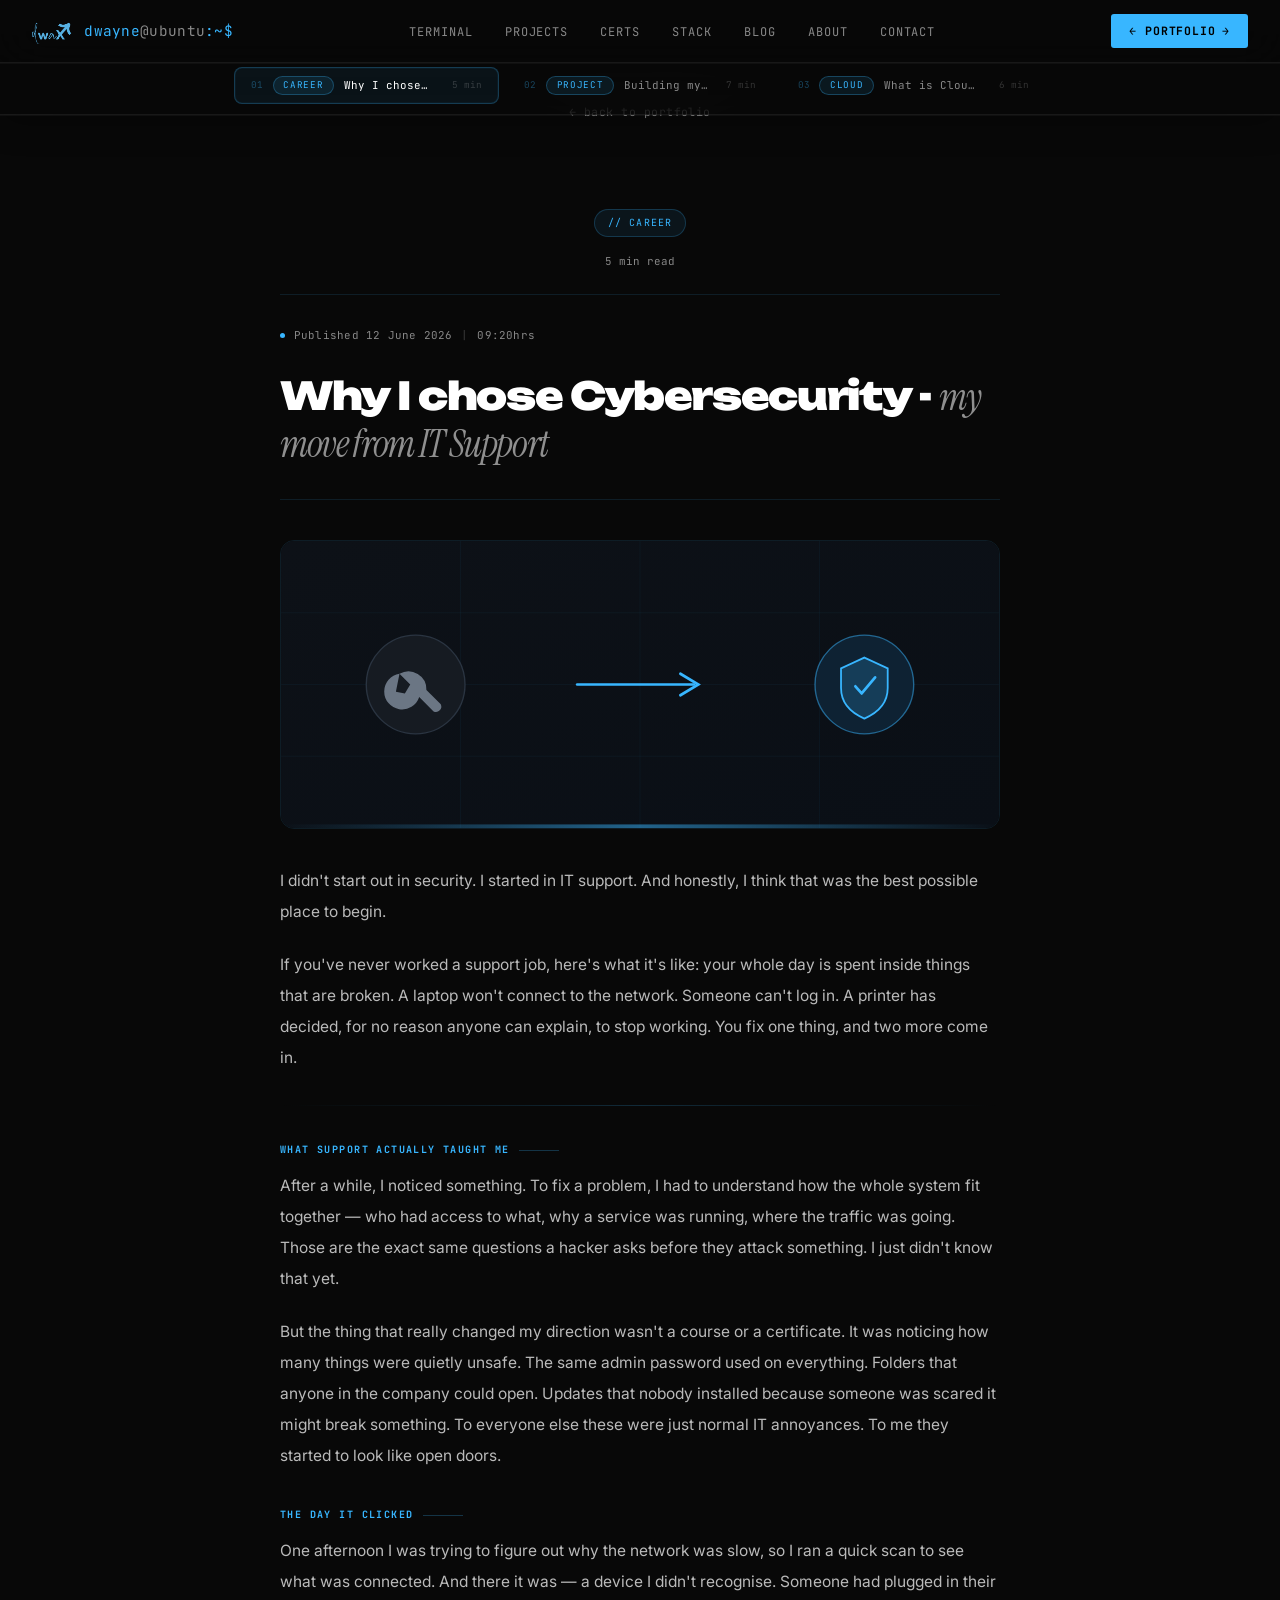
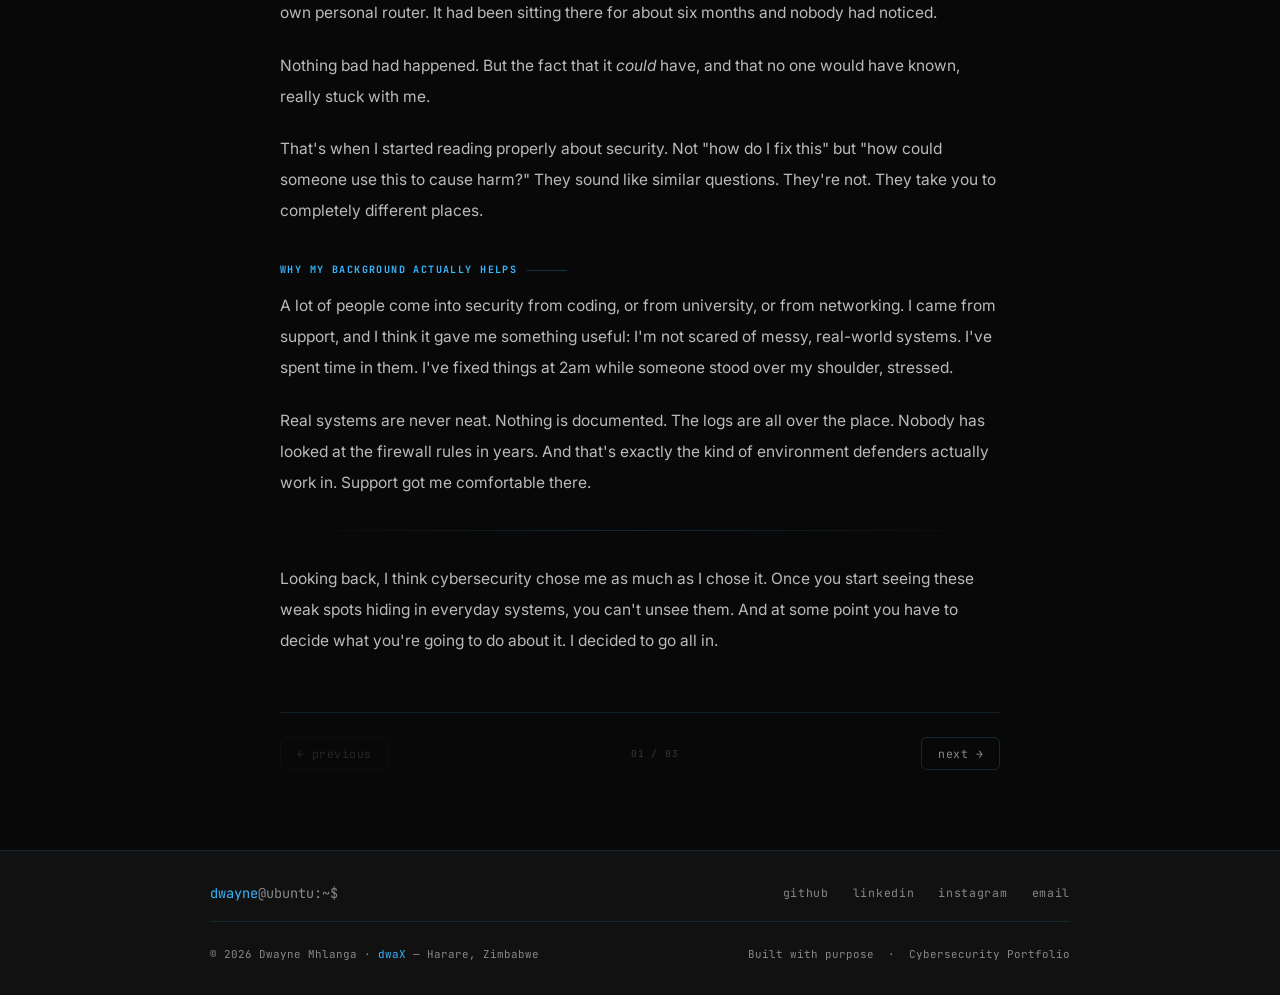
<file: blog.html>
<!DOCTYPE html>
<html lang="en">
<head>
<link rel="icon" type="image/x-icon" href="images/favicon.ico">
<link rel="icon" type="image/png" sizes="32x32" href="images/favicon-32.png">
<link rel="apple-touch-icon" href="images/favicon-180.png">
<meta charset="UTF-8">
<meta name="viewport" content="width=device-width, initial-scale=1.0">
<title>Blog - dwayne@ubuntu:~$</title>
<meta name="description" content="Notes on cybersecurity, building, and the craft — by Dwayne Mhlanga (dwaX).">
<link rel="preconnect" href="https://fonts.googleapis.com">
<link href="https://fonts.googleapis.com/css2?family=JetBrains+Mono:wght@300;400;500;700&family=Inter:ital,wght@0,400;0,700;0,900;1,400&family=Instrument+Serif:ital@0;1&family=Unbounded:wght@900&display=swap" rel="stylesheet">
<link rel="stylesheet" href="css/style.css">
<style>

/* ═══════════════════════════════════════════
   BLOG PAGE — scoped styles
   ═══════════════════════════════════════════ */

/* ── Page shell ── */
.blog-shell {
  min-height: 100vh;
  display: flex;
  flex-direction: column;
}

/* ── Sticky top bar (below main nav) ── */
.blog-topbar {
  position: sticky;
  top: 57px;
  z-index: 90;
  background: rgba(8,8,8,0.55);
  backdrop-filter: blur(24px) saturate(180%);
  -webkit-backdrop-filter: blur(24px) saturate(180%);
  border-bottom: 0.5px solid rgba(255,255,255,0.07);
  box-shadow: 0 1px 0 rgba(255,255,255,0.04), 0 8px 32px rgba(0,0,0,0.3);
}

.blog-topbar-inner {
  max-width: 860px;
  margin: 0 auto;
  padding: 0.6rem 1.5rem;
  display: flex;
  align-items: center;
  gap: 0.5rem;
}

/* Each post tab in the top bar */
.blog-tab {
  display: flex;
  align-items: center;
  gap: 0.6rem;
  padding: 0.5rem 1rem;
  cursor: pointer;
  border-radius: 8px;
  border: 0.5px solid transparent;
  background: transparent;
  transition: background 0.2s, border-color 0.2s;
  flex: 1;
  min-width: 0;
  position: relative;
}
.blog-tab:hover {
  background: rgba(255,255,255,0.05);
  border-color: rgba(255,255,255,0.08);
}
.blog-tab.active {
  background: rgba(56,182,255,0.07);
  border-color: rgba(56,182,255,0.25);
  box-shadow: 0 0 0 0.5px rgba(56,182,255,0.1) inset;
}

.blog-tab-num {
  font-family: var(--mono);
  font-size: 0.58rem;
  color: rgba(56,182,255,0.35);
  flex-shrink: 0;
}

.blog-tab-cat {
  font-family: var(--mono);
  font-size: 0.58rem;
  color: var(--green);
  background: rgba(56,182,255,0.1);
  border: 0.5px solid rgba(56,182,255,0.28);
  border-radius: 999px;
  padding: 0.18rem 0.6rem;
  flex-shrink: 0;
  letter-spacing: 0.08em;
  text-transform: uppercase;
}

.blog-tab-title {
  font-family: var(--mono);
  font-size: 0.68rem;
  color: var(--muted);
  white-space: nowrap;
  overflow: hidden;
  text-overflow: ellipsis;
  transition: color 0.2s;
}
.blog-tab.active .blog-tab-title,
.blog-tab:hover .blog-tab-title { color: var(--text); }

.blog-tab-time {
  font-family: var(--mono);
  font-size: 0.58rem;
  color: rgba(255,255,255,0.18);
  flex-shrink: 0;
  margin-left: auto;
  padding-left: 0.5rem;
}

/* ── Back link row ── */
.blog-back-row {
  max-width: 860px;
  margin: 0 auto;
  padding: 2.5rem 2.5rem 0;
}
.blog-back-link {
  font-family: var(--mono);
  font-size: 0.72rem;
  color: var(--muted);
  text-decoration: none;
  letter-spacing: 0.04em;
  display: inline-flex;
  align-items: center;
  gap: 0.4rem;
  transition: color 0.2s;
}
.blog-back-link:hover { color: var(--green); }

/* ── Article wrapper — only one visible at a time ── */
.post-article {
  display: none;
  max-width: 720px;
  margin: 0 auto;
  padding: 4rem 2.5rem 5rem;
  flex: 1;
  animation: postFadeIn 0.3s ease forwards;
}
.post-article.active { display: block; }

@keyframes postFadeIn {
  from { opacity: 0; transform: translateY(12px); }
  to   { opacity: 1; transform: translateY(0); }
}

/* ── Post meta ── */
.post-meta {
  display: flex;
  align-items: center;
  gap: 1rem;
  margin-bottom: 2rem;
  flex-wrap: wrap;
}

.post-cat {
  font-family: var(--mono);
  font-size: 0.62rem;
  letter-spacing: 0.12em;
  text-transform: uppercase;
  color: var(--green);
  background: rgba(56,182,255,0.08);
  border: 0.5px solid rgba(56,182,255,0.22);
  padding: 0.3rem 0.8rem;
  border-radius: 999px;
}

.post-date {
  font-family: var(--mono);
  font-size: 0.68rem;
  color: var(--muted);
}

/* Published datetime line */
.post-published {
  font-family: var(--mono);
  font-size: 0.68rem;
  color: var(--muted);
  display: flex;
  align-items: center;
  gap: 0.55rem;
  margin-bottom: 1.75rem;
  letter-spacing: 0.02em;
}
.post-published .pp-dot {
  width: 5px; height: 5px;
  border-radius: 50%;
  background: var(--green);
  flex-shrink: 0;
}
.post-published .pp-sep { color: rgba(255,255,255,0.2); }

/* Post header image */
.post-hero-img {
  width: 100%;
  height: auto;
  border-radius: 14px;
  border: 0.5px solid var(--border);
  margin-bottom: 2.25rem;
  display: block;
}

/* Inline figure inside article body */
.post-figure {
  margin: 2.25rem 0;
}
.post-figure img,
.post-figure svg {
  width: 100%;
  height: auto;
  border-radius: 12px;
  border: 0.5px solid var(--border);
  display: block;
}
.post-figure figcaption {
  font-family: var(--mono);
  font-size: 0.66rem;
  color: var(--muted);
  margin-top: 0.65rem;
  text-align: center;
  letter-spacing: 0.02em;
}

/* ── Post title ── */
.post-title {
  font-family: 'Unbounded', sans-serif;
  font-size: clamp(1.5rem, 4vw, 2.4rem);
  font-weight: 900;
  letter-spacing: -0.035em;
  line-height: 1.18;
  margin-bottom: 2.5rem;
  color: var(--text);
  border-bottom: 0.5px solid var(--border);
  padding-bottom: 2rem;
}
.post-title em {
  font-family: 'Instrument Serif', serif;
  font-weight: 400;
  font-style: italic;
  color: rgba(255,255,255,0.55);
}

/* ── Post body ── */
.post-body p {
  font-size: 0.97rem;
  color: rgba(255,255,255,0.72);
  line-height: 2;
  margin-bottom: 1.35rem;
  font-family: var(--sans);
}
.post-body p:last-child { margin-bottom: 0; }

.post-body h4 {
  font-family: var(--mono);
  font-size: 0.63rem;
  color: var(--green);
  letter-spacing: 0.14em;
  text-transform: uppercase;
  margin: 2.25rem 0 0.75rem;
  display: flex;
  align-items: center;
  gap: 0.6rem;
}
.post-body h4::after {
  content: '';
  flex: 1;
  max-width: 40px;
  height: 0.5px;
  background: rgba(56,182,255,0.25);
}

.post-body code {
  font-family: var(--mono);
  font-size: 0.83em;
  background: rgba(56,182,255,0.07);
  border: 0.5px solid rgba(56,182,255,0.18);
  padding: 0.15rem 0.5rem;
  border-radius: 4px;
  color: var(--green);
}

.post-divider {
  height: 0.5px;
  background: linear-gradient(to right, transparent, rgba(56,182,255,0.2), transparent);
  margin: 2rem 0;
}

/* ── Post bottom nav ── */
.post-footnav {
  display: flex;
  justify-content: space-between;
  align-items: center;
  margin-top: 3.5rem;
  padding-top: 1.5rem;
  border-top: 0.5px solid var(--border);
  font-family: var(--mono);
  font-size: 0.72rem;
  gap: 1rem;
}
.post-footnav button {
  background: none;
  border: 0.5px solid rgba(56,182,255,0.2);
  color: var(--muted);
  font-family: var(--mono);
  font-size: 0.72rem;
  padding: 0.5rem 1rem;
  border-radius: 6px;
  cursor: pointer;
  letter-spacing: 0.04em;
  transition: color 0.2s, border-color 0.2s;
}
.post-footnav button:hover { color: var(--green); border-color: rgba(56,182,255,0.5); }
.post-footnav button:disabled { opacity: 0.25; cursor: default; }
.post-footnav button:disabled:hover { color: var(--muted); border-color: rgba(56,182,255,0.2); }

.post-footnav .fn-center {
  font-size: 0.6rem;
  color: rgba(255,255,255,0.2);
  letter-spacing: 0.1em;
  text-align: center;
}

/* ── Footer ── */
.blog-footer {
  border-top: 0.5px solid var(--border);
  padding: 2rem 2.5rem;
  background: var(--bg2);
}
.blog-footer .footer-inner {
  max-width: 860px;
  margin: 0 auto;
  display: flex;
  justify-content: space-between;
  align-items: center;
  flex-wrap: wrap;
  gap: 1rem;
}

/* ── Responsive ── */
@media (max-width: 980px) {
  .blog-topbar { top: 54px; }
  .blog-tab-title { display: none; }
  .blog-tab { gap: 0.5rem; justify-content: center; }
  .blog-tab-time { display: none; }
  .blog-back-row { padding: 2rem 1.5rem 0; }
  .post-article { padding: 3rem 1.5rem 4rem; }
}
@media (max-width: 640px) {
  .blog-topbar-inner { padding: 0 0.5rem; }
  .blog-tab { padding: 0.75rem 0.5rem; }
  .blog-tab-num { display: none; }
  .blog-back-row { padding: 1.5rem 1.1rem 0; }
  .post-article { padding: 2.5rem 1.1rem 3.5rem; }
  .post-title { font-size: clamp(1.3rem, 7vw, 2.4rem); }
  .post-body p { font-size: 0.92rem; }
  .post-footnav { flex-direction: column; align-items: stretch; text-align: center; }
  .post-footnav .fn-center { order: -1; }
}

</style>
</head>
<body class="blog-shell">

<!-- MAIN NAV -->
<nav id="nav">
  <a class="nav-brand" href="index.html"><img src="images/logo.png" alt="dwaX logo" class="nav-logo" onerror="this.style.display='none'"><span class="nav-brand-text">dwayne<span class="nb-muted">@ubuntu</span>:~$</span></a>
  <ul class="nav-links">
    <li><a href="index.html#terminal-section">terminal</a></li>
    <li><a href="index.html#projects">projects</a></li>
    <li><a href="index.html#certifications">certs</a></li>
    <li><a href="index.html#stack">stack</a></li>
    <li><a href="blog.html">blog</a></li>
    <li><a href="index.html#about">about</a></li>
    <li><a href="index.html#contact">contact</a></li>
  </ul>
  <a href="index.html" class="btn-primary nav-blog-btn" style="font-size:0.72rem;padding:0.5rem 1.1rem;letter-spacing:0.08em;text-transform:uppercase;white-space:nowrap;">← portfolio</a>
  <button class="nav-hamburger" id="nav-hamburger" aria-label="Menu">
    <span></span><span></span><span></span>
  </button>
</nav>

<!-- MOBILE MENU -->
<div class="nav-mobile-menu" id="nav-mobile-menu">
  <a href="index.html#terminal-section">terminal</a>
  <a href="index.html#projects">projects</a>
  <a href="index.html#certifications">certs</a>
  <a href="index.html#stack">stack</a>
  <a href="blog.html">blog</a>
  <a href="index.html#about">about</a>
  <a href="index.html#contact">contact</a>
</div>

<!-- STICKY POST SWITCHER TAB BAR -->
<div class="blog-topbar" role="tablist" aria-label="Blog posts">

  <div class="blog-topbar-inner">

    <button class="blog-tab active" data-post="1" role="tab" aria-selected="true" aria-controls="post-1">
      <span class="blog-tab-num">01</span>
      <span class="blog-tab-cat">career</span>
      <span class="blog-tab-title">Why I chose Cybersecurity</span>
      <span class="blog-tab-time">5 min</span>
    </button>

    <button class="blog-tab" data-post="2" role="tab" aria-selected="false" aria-controls="post-2">
      <span class="blog-tab-num">02</span>
      <span class="blog-tab-cat">project</span>
      <span class="blog-tab-title">Building my first SIEM</span>
      <span class="blog-tab-time">7 min</span>
    </button>

    <button class="blog-tab" data-post="3" role="tab" aria-selected="false" aria-controls="post-3">
      <span class="blog-tab-num">03</span>
      <span class="blog-tab-cat">cloud</span>
      <span class="blog-tab-title">What is Cloud Security?</span>
      <span class="blog-tab-time">6 min</span>
    </button>

  </div>
</div>

<!-- BACK LINK -->
<div class="blog-back-row">
  <a href="index.html#blog" class="blog-back-link">← back to portfolio</a>
</div>

<!-- ═══════════════════ POST 1 ═══════════════════ -->
<article class="post-article active" id="post-1" role="tabpanel">
  <div class="post-meta">
    <span class="post-cat">// career</span>
    <span class="post-date">5 min read</span>
  </div>
  <div class="post-published">
    <span class="pp-dot"></span>
    <span>Published 12 June 2026</span>
    <span class="pp-sep">|</span>
    <span>09:20hrs</span>
  </div>
  <h2 class="post-title">Why I chose Cybersecurity - <em>my move from IT Support</em></h2>
  <img class="post-hero-img" src="images/blog/post1-career.svg" alt="From IT support to security">
  <div class="post-body">
    <p>I didn't start out in security. I started in IT support. And honestly, I think that was the best possible place to begin.</p>
    <p>If you've never worked a support job, here's what it's like: your whole day is spent inside things that are broken. A laptop won't connect to the network. Someone can't log in. A printer has decided, for no reason anyone can explain, to stop working. You fix one thing, and two more come in.</p>
    <div class="post-divider"></div>
    <h4>What support actually taught me</h4>
    <p>After a while, I noticed something. To fix a problem, I had to understand how the whole system fit together — who had access to what, why a service was running, where the traffic was going. Those are the exact same questions a hacker asks before they attack something. I just didn't know that yet.</p>
    <p>But the thing that really changed my direction wasn't a course or a certificate. It was noticing how many things were quietly unsafe. The same admin password used on everything. Folders that anyone in the company could open. Updates that nobody installed because someone was scared it might break something. To everyone else these were just normal IT annoyances. To me they started to look like open doors.</p>
    <h4>The day it clicked</h4>
    <p>One afternoon I was trying to figure out why the network was slow, so I ran a quick scan to see what was connected. And there it was — a device I didn't recognise. Someone had plugged in their own personal router. It had been sitting there for about six months and nobody had noticed.</p>
    <p>Nothing bad had happened. But the fact that it <em>could</em> have, and that no one would have known, really stuck with me.</p>
    <p>That's when I started reading properly about security. Not "how do I fix this" but "how could someone use this to cause harm?" They sound like similar questions. They're not. They take you to completely different places.</p>
    <h4>Why my background actually helps</h4>
    <p>A lot of people come into security from coding, or from university, or from networking. I came from support, and I think it gave me something useful: I'm not scared of messy, real-world systems. I've spent time in them. I've fixed things at 2am while someone stood over my shoulder, stressed.</p>
    <p>Real systems are never neat. Nothing is documented. The logs are all over the place. Nobody has looked at the firewall rules in years. And that's exactly the kind of environment defenders actually work in. Support got me comfortable there.</p>
    <div class="post-divider"></div>
    <p>Looking back, I think cybersecurity chose me as much as I chose it. Once you start seeing these weak spots hiding in everyday systems, you can't unsee them. And at some point you have to decide what you're going to do about it. I decided to go all in.</p>
  </div>
  <div class="post-footnav">
    <button disabled>← previous</button>
    <span class="fn-center">01 / 03</span>
    <button data-go="2">next →</button>
  </div>
</article>

<!-- ═══════════════════ POST 2 ═══════════════════ -->
<article class="post-article" id="post-2" role="tabpanel">
  <div class="post-meta">
    <span class="post-cat">// project</span>
    <span class="post-date">7 min read</span>
  </div>
  <div class="post-published">
    <span class="pp-dot"></span>
    <span>Published 28 June 2026</span>
    <span class="pp-sep">|</span>
    <span>10:41hrs</span>
  </div>
  <h2 class="post-title">Building my first SIEM - <em>what I learned</em></h2>
  <img class="post-hero-img" src="images/blog/post2-siem.svg" alt="A SIEM dashboard showing events, alerts and sources">
  <div class="post-body">
    <p>Most people learn about a SIEM by reading about it or watching someone demo one. I decided to just build one myself. Not because I thought I could beat the big tools — I couldn't — but because I've found the fastest way to really understand something is to try to build it and watch where it falls apart.</p>
    <p>A quick note in case the word is new to you: a SIEM (Security Information and Event Management tool) is basically the security team's central nervous system. It collects logs from everywhere in a network and watches them for signs of trouble.</p>
    <div class="post-divider"></div>
    <h4>What it actually does</h4>
    <p>At its core a SIEM does two jobs. It gathers logs from everywhere, and it checks those logs against rules to raise an alert when something looks wrong. That sounds simple. It really isn't. Collecting the logs is a hard engineering problem. Writing good rules is a hard logic problem. And keeping the alerts useful instead of annoying is both, plus a lot of experience I didn't have yet.</p>
    <p>The big tools like Splunk have whole teams working on just the first part. I found out very quickly why.</p>
    <h4>Step one: getting the logs in</h4>
    <p>I started by pulling logs from a few Linux machines into one place. The first real problem hit almost immediately: logs are messy. Every program writes its dates differently. Some use one format, some use another, and some seem to use a format invented purely to make your life difficult. Just getting all the timestamps to line up took longer than setting up the whole collection system.</p>
    <p>I used Python to read the common log formats and save everything in one tidy structure — a time, where it came from, what type of event it was, and the raw message. Getting that structure right early on matters a lot, because everything else depends on it.</p>
    <figure class="post-figure">
      <img src="images/blog/post2-siem.svg" alt="Logs flowing into a central dashboard">
      <figcaption>The rough idea: messy logs from everywhere, cleaned up and pulled into one place.</figcaption>
    </figure>
    <h4>Step two: writing the rules</h4>
    <p>This is where it got interesting. My first rule was simple: "if there are more than 10 failed logins in a minute from the same place, raise an alert." Sounds sensible, right? In practice it went off constantly — because of scheduled jobs, monitoring tools, and one server that had a broken setting and kept retrying every 30 seconds.</p>
    <p>That taught me the real lesson: a good alert needs context. Not just "this happened," but "this happened, it's unusual for this machine, and it happened alongside this other thing." Getting that right is genuinely hard. I have a lot more respect now for the people who write these rules for a living.</p>
    <h4>What I took away</h4>
    <p>Alert fatigue is real. Every false alarm makes you trust the system a little less, until you start ignoring it — which defeats the whole point. By the end I had a dashboard I could mostly trust, but only after a lot of tuning and throwing away rules that looked clever but didn't work.</p>
    <p>The biggest thing I learned: the tool itself isn't the valuable part. The logs feeding it are. If your logs are incomplete, you have blind spots. If they have no context, you get noise. Getting good data in matters more than the fancy software.</p>
    <div class="post-divider"></div>
    <p>Would I tell someone to build their own SIEM to learn? Absolutely. Would I actually run mine to protect a real company? No — the proper tools already do this far better. But I understand those tools completely differently now, and that was worth every late night.</p>
  </div>
  <div class="post-footnav">
    <button data-go="1">← previous</button>
    <span class="fn-center">02 / 03</span>
    <button data-go="3">next →</button>
  </div>
</article>

<!-- ═══════════════════ POST 3 ═══════════════════ -->
<article class="post-article" id="post-3" role="tabpanel">
  <div class="post-meta">
    <span class="post-cat">// cloud</span>
    <span class="post-date">6 min read</span>
  </div>
  <div class="post-published">
    <span class="pp-dot"></span>
    <span>Published 07 July 2026</span>
    <span class="pp-sep">|</span>
    <span>14:50hrs</span>
  </div>
  <h2 class="post-title">What is Cloud Security? <em>And why it matters</em></h2>
  <img class="post-hero-img" src="images/blog/post3-cloud.svg" alt="A padlock inside a cloud, connected to several devices">
  <div class="post-body">
    <p>For a long time, protecting a network meant building a wall around it. You put up a firewall, you guarded the entrance, and you kept everything important safely inside. As long as the wall held, you were mostly fine.</p>
    <p>The cloud changes that picture completely. When your systems live in someone else's data centre and your team can launch new things with a few clicks, the old "wall around everything" idea stops working. So what protects you now?</p>
    <div class="post-divider"></div>
    <h4>Security is shared</h4>
    <p>The first thing to understand about the cloud is that security is a shared job. The provider — Amazon, Microsoft, Google — looks after the physical side: the buildings, the machines, the core network. You look after everything you put on top: your data, your apps, your accounts, and your settings.</p>
    <p>Here's the part that surprises people. Most cloud breaches don't happen because the provider got hacked. They happen because someone left a storage folder open to the whole internet, or posted a secret key in their code by accident, or gave an account far more access than it needed. The danger isn't usually an attacker breaking down the door — it's a small mistake leaving a window open.</p>
    <h4>Your login is the new wall</h4>
    <p>In the cloud, accounts and permissions are everything. An account with too much access is a serious weakness, because if someone steals it, they inherit all that power. This is why the idea of "Zero Trust" has become so important: don't automatically trust anyone or anything, even inside your own system. Check every time.</p>
    <p>The practical version is simple to say and harder to do: give every account only the access it truly needs, nothing more. Don't use the all-powerful main account for daily work. And change your keys and passwords regularly.</p>
    <h4>Your setup is now code</h4>
    <p>One neat thing about the cloud is that you can describe your entire setup in writing — in code — and build it from that. The upside is you can review it and check it for mistakes before it goes live. The downside is that a mistake can spread everywhere the instant you hit deploy.</p>
    <p>So I've started treating that setup code the same way I treat normal code: review it, scan it, test it. A setting that accidentally exposes your data to the public is just as serious as any other security bug.</p>
    <h4>Why this matters here, now</h4>
    <p>Zimbabwe and the wider region are moving to the cloud fast. Startups, banks, government services — a lot of it is shifting online. But the security habits haven't always kept up. So understanding cloud security isn't just good for my career. It's becoming something almost every organisation around me is going to need.</p>
    <div class="post-divider"></div>
    <p>Cloud security isn't harder than the old way — it's just different. The weak spots have moved, and the tools have changed. But the core idea is the same as it's always been: know your own system, keep your exposure small, and know what normal looks like so you can spot when something isn't.</p>
  </div>
  <div class="post-footnav">
    <button data-go="2">← previous</button>
    <span class="fn-center">03 / 03</span>
    <button disabled>next →</button>
  </div>
</article>

<!-- FOOTER -->
<footer class="blog-footer">
  <div class="footer-inner">
    <div class="footer-brand">dwayne<span>@ubuntu:~$</span></div>
    <div class="footer-links">
      <a href="https://github.com/dwaXGamer" target="_blank">github</a>
      <a href="https://www.linkedin.com/in/dwayne-mhlanga-27b34614a/" target="_blank">linkedin</a>
      <a href="https://www.instagram.com/dwax_the_geek/" target="_blank">instagram</a>
      <a href="mailto:dwaynemhlangaa10@gmail.com">email</a>
    </div>
    <div class="footer-copy">
      <span>© 2026 Dwayne Mhlanga · <span style="color:var(--green)">dwaX</span> — Harare, Zimbabwe</span>
      <span>Built with purpose &nbsp;·&nbsp; Cybersecurity Portfolio</span>
    </div>
  </div>
</footer>

<script src="js/main.js"></script>
<script>
// ── Blog post switcher ────────────────────────────────────────────
(function () {
  const TOTAL = 3;

  function showPost(n) {
    // Deactivate all
    document.querySelectorAll('.post-article').forEach(a => a.classList.remove('active'));
    document.querySelectorAll('.blog-tab').forEach(t => {
      t.classList.remove('active');
      t.setAttribute('aria-selected', 'false');
    });

    // Activate target
    const article = document.getElementById('post-' + n);
    const tab = document.querySelector('.blog-tab[data-post="' + n + '"]');
    if (!article || !tab) return;

    article.classList.add('active');
    tab.classList.add('active');
    tab.setAttribute('aria-selected', 'true');

    // Scroll to top of content
    window.scrollTo({ top: 0, behavior: 'smooth' });

    // Update URL hash without triggering scroll
    history.replaceState(null, '', '#post-' + n);
  }

  // Tab clicks
  document.querySelectorAll('.blog-tab').forEach(tab => {
    tab.addEventListener('click', () => showPost(parseInt(tab.dataset.post)));
  });

  // Prev / next buttons inside posts
  document.querySelectorAll('.post-footnav button[data-go]').forEach(btn => {
    btn.addEventListener('click', () => showPost(parseInt(btn.dataset.go)));
  });

  // Respect URL hash on load (e.g. blog.html#post-2)
  const hash = window.location.hash;
  const match = hash.match(/^#post-(\d+)$/);
  if (match) {
    const n = parseInt(match[1]);
    if (n >= 1 && n <= TOTAL) showPost(n);
  }
})();
</script>

</body>
</html>
</file>
<file: css/style.css>
*, *::before, *::after { box-sizing: border-box; margin: 0; padding: 0; }

  :root {
    --bg: #080808;
    --bg2: #111111;
    --bg3: #161616;
    --border: rgba(56,182,255,0.12);
    --border2: rgba(56,182,255,0.28);
    --green: #38b6ff;
    --green-dim: #1a9fe0;
    --green-dark: #041828;
    --text: #ffffff;
    --muted: #888888;
    --mono: 'JetBrains Mono', monospace;
    --sans: 'Inter', sans-serif;
    --display: 'Instrument Serif', serif;
    --display-sans: 'Inter', sans-serif;
  }

  html { scroll-behavior: smooth; }

  body {
    background: var(--bg);
    color: var(--text);
    font-family: var(--sans);
    line-height: 1.6;
    overflow-x: hidden;
  }

  /* ═══════════════════════════════════════════
     PRELOADER
     ═══════════════════════════════════════════ */
  .preloader {
    position: fixed;
    inset: 0;
    z-index: 99999;
    background: var(--bg);
    display: flex;
    align-items: center;
    justify-content: center;
    transition: opacity 0.6s ease, visibility 0.6s ease;
  }
  .preloader.done {
    opacity: 0;
    visibility: hidden;
  }
  /* stop page scrolling while loading */
  body.loading { overflow: hidden; }

  .preloader-inner {
    display: flex;
    flex-direction: column;
    align-items: center;
    gap: 1.6rem;
    transform: translateY(-4vh);
  }

  .preloader-logo {
    width: 190px;
    max-width: 55vw;
    height: auto;
    filter: drop-shadow(0 0 24px rgba(56,182,255,0.25));
    animation: preLogoIn 0.8s cubic-bezier(0.16,1,0.3,1) both,
               preLogoPulse 2.2s ease-in-out 0.8s infinite;
  }
  @keyframes preLogoIn {
    from { opacity: 0; transform: translateY(14px) scale(0.96); filter: blur(6px) drop-shadow(0 0 0 rgba(56,182,255,0)); }
    to   { opacity: 1; transform: translateY(0) scale(1); filter: blur(0) drop-shadow(0 0 24px rgba(56,182,255,0.25)); }
  }
  @keyframes preLogoPulse {
    0%, 100% { filter: drop-shadow(0 0 18px rgba(56,182,255,0.18)); }
    50%      { filter: drop-shadow(0 0 30px rgba(56,182,255,0.4)); }
  }

  .preloader-bar {
    width: 220px;
    max-width: 60vw;
    height: 3px;
    background: rgba(56,182,255,0.12);
    border-radius: 3px;
    overflow: hidden;
  }
  .preloader-fill {
    display: block;
    width: 0%;
    height: 100%;
    background: linear-gradient(90deg, var(--green-dim), var(--green));
    border-radius: 3px;
    box-shadow: 0 0 12px rgba(56,182,255,0.6);
    transition: width 0.2s ease;
  }

  .preloader-status {
    font-family: var(--mono);
    font-size: 0.7rem;
    letter-spacing: 0.12em;
    color: var(--muted);
    text-transform: lowercase;
  }
  .preloader-status::before { content: '$ '; color: var(--green); }
  .preloader-status::after {
    content: '_';
    color: var(--green);
    animation: preBlink 0.9s step-end infinite;
    margin-left: 2px;
  }
  @keyframes preBlink { 0%,100%{opacity:1} 50%{opacity:0} }

  /* SCROLLBAR */
  ::-webkit-scrollbar { width: 4px; }
  ::-webkit-scrollbar-track { background: var(--bg); }
  ::-webkit-scrollbar-thumb { background: var(--green-dark); border-radius: 2px; }

  .nav-brand {
    font-family: var(--mono);
    font-size: 0.9rem;
    color: var(--green);
    letter-spacing: 0.02em;
    display: flex;
    align-items: center;
    gap: 0.6rem;
    text-decoration: none;
  }
  .nav-brand .nav-logo {
    height: 26px;
    width: auto;
    display: block;
  }
  .nav-brand .nav-brand-text { color: var(--green); }
  .nav-brand .nb-muted { color: var(--muted); }

  .nav-brand span { color: var(--muted); }

  .nav-links {
    display: flex; gap: 2rem; list-style: none;
  }

  .nav-links a {
    font-family: var(--mono);
    font-size: 0.75rem;
    color: var(--muted);
    text-decoration: none;
    letter-spacing: 0.08em;
    text-transform: uppercase;
    transition: color 0.2s;
  }

  .nav-links a:hover { color: var(--green); }

  /* HERO */
  #hero {
    min-height: 100vh;
    display: flex; align-items: center;
    padding: 6rem 2.5rem 4rem;
    position: relative;
    overflow: hidden;
  }

  #hero-canvas { display: block; }

  /* ── Animated scroll-down indicator ── */
  .scroll-down {
    position: absolute;
    bottom: 1.75rem;
    left: 50%;
    transform: translateX(-50%);
    z-index: 2;
    display: flex;
    flex-direction: column;
    align-items: center;
    gap: 0.6rem;
    text-decoration: none;
    animation: scrollFadeIn 1s ease 1.2s both;
  }
  .scroll-mouse {
    width: 24px;
    height: 38px;
    border: 1.5px solid rgba(56,182,255,0.55);
    border-radius: 12px;
    display: flex;
    justify-content: center;
    padding-top: 6px;
    background: rgba(56,182,255,0.04);
  }
  .scroll-wheel {
    width: 3px;
    height: 7px;
    border-radius: 2px;
    background: var(--green);
    animation: scrollWheel 1.6s ease-in-out infinite;
  }
  .scroll-text {
    font-family: var(--mono);
    font-size: 0.6rem;
    letter-spacing: 0.2em;
    text-transform: uppercase;
    color: var(--muted);
  }
  .scroll-down:hover .scroll-text { color: var(--green); }
  .scroll-down:hover .scroll-mouse { border-color: var(--green); }

  @keyframes scrollWheel {
    0%   { transform: translateY(0);    opacity: 1; }
    70%  { transform: translateY(14px); opacity: 0; }
    71%  { transform: translateY(0);    opacity: 0; }
    100% { transform: translateY(0);    opacity: 1; }
  }
  @keyframes scrollFadeIn {
    from { opacity: 0; transform: translate(-50%, 12px); }
    to   { opacity: 1; transform: translate(-50%, 0); }
  }
  /* Hide scroll cue once user has scrolled */
  #hero.scrolled-past .scroll-down { opacity: 0; pointer-events: none; transition: opacity 0.4s; }

  .hero-inner {
    max-width: 1200px; margin: 0 auto; width: 100%;
    position: relative; z-index: 1;
    padding-top: 2rem;
    display: grid;
    grid-template-columns: 1fr 400px;
    gap: 3.5rem;
    align-items: center;
  }

  .hero-left {}

  .hero-eyebrow {
    font-family: var(--mono);
    font-size: 0.72rem;
    color: var(--green);
    letter-spacing: 0.18em;
    text-transform: uppercase;
    margin-bottom: 2rem;
    display: flex; align-items: center; gap: 0.75rem;
    opacity: 0;
    animation: fadeUp 0.6s ease forwards 0.1s;
  }

  .hero-eyebrow::before {
    content: '';
    width: 8px; height: 8px;
    background: #22c55e;
    box-shadow: 0 0 8px rgba(34,197,94,0.6);
    border-radius: 50%;
    flex-shrink: 0;
    animation: pulse 2s infinite;
  }

  @keyframes pulse { 0%,100%{opacity:1} 50%{opacity:0.3} }

  /* ═══════════════════════════════════════════
     HERO NAME — Dwayne Mhlanga (Tawanda-inspired)
     bold sans, white→grey gradient, blinking cursor
     ═══════════════════════════════════════════ */

  .hero-name-block {
    position: relative;
    margin-bottom: 2.5rem;
  }

  .hero-name {
    font-family: 'Unbounded', 'Inter', sans-serif;
    font-weight: 900;
    line-height: 0.92;
    letter-spacing: -0.045em;
    margin: 0;
    user-select: none;
  }

  .hn-line {
    display: block;
    font-size: clamp(2.6rem, 8.5vw, 6.5rem);

    background: linear-gradient(180deg, #ffffff 0%, #b8c4d0 65%, #8a97a5 100%);
    -webkit-background-clip: text;
    -webkit-text-fill-color: transparent;
    background-clip: text;
  }

  /* Solid blinking cursor block, like Tawanda's */
  .hn-cursor {
    display: inline-block;
    width: 0.28em;
    height: 0.72em;
    background: #fff;
    margin-left: 0.1em;
    vertical-align: -0.05em;
    animation: hnBlink 1.05s step-end infinite;
  }

  @keyframes hnBlink {
    0%, 100% { opacity: 1; }
    50% { opacity: 0; }
  }

  /* Hide any old name elements */
  .hero-big-name, .hero-name-ghost, .hero-cursor,
  .hero-serif-name, .hero-exe-name, .exe-suffix,
  .tw-line, .tw-cursor,
  .sn-char, .sn-line, .sn-glint { display: none; }

  /* NAME BLOCK — stacked with ghost behind */
  .hero-name-block {
    position: relative;
    margin-bottom: 2.5rem;
    line-height: 0.88;
    letter-spacing: -0.04em;
  }

  /* Animated scan line over name */
  .hero-name-block::after {
    content: '';
    position: absolute;
    inset: 0;
    background: linear-gradient(
      105deg,
      transparent 30%,
      rgba(56,182,255,0.04) 50%,
      transparent 70%
    );
    background-size: 200% 100%;
    animation: nameScan 4s ease-in-out infinite;
    pointer-events: none;
    z-index: 2;
  }

  @keyframes nameScan {
    0%   { background-position: 200% 0; }
    100% { background-position: -200% 0; }
  }

  /* ── Cert Pills ── */
  .cert-cluster {
    display: flex;
    flex-wrap: wrap;
    gap: 0.85rem;
  }
  .cert-pill {
    display: flex;
    align-items: center;
    gap: 1rem;
    background: var(--bg2);
    border: 0.5px solid rgba(56,182,255,0.15);
    border-radius: 999px;
    padding: 0.6rem 1.4rem 0.6rem 0.6rem;
    cursor: default;
    transition: transform 0.25s, border-color 0.25s, box-shadow 0.25s;
    will-change: transform;
  }
  .cert-pill:hover {
    border-color: rgba(56,182,255,0.55);
    transform: scale(1.04) translateY(-2px);
    box-shadow: 0 6px 24px rgba(0,0,0,0.3);
  }
  .cert-icon-wrap {
    width: 42px;
    height: 42px;
    border-radius: 50%;
    display: flex;
    align-items: center;
    justify-content: center;
    flex-shrink: 0;
  }
  .cert-info {
    display: flex;
    flex-direction: column;
  }
  .cert-name {
    font-family: var(--mono);
    font-size: 0.88rem;
    font-weight: 700;
    color: var(--text);
    line-height: 1.3;
  }
  .cert-sub {
    font-family: var(--mono);
    font-size: 0.68rem;
    color: var(--muted);
    margin-top: 0.15rem;
  }

  /* Ghost / shadow name — serif italic, large, barely visible */
  .hero-name-ghost {
    position: absolute;
    top: 0.06em; left: -0.02em;
    font-family: 'Instrument Serif', serif;
    font-weight: 400;
    font-style: italic;
    font-size: clamp(2.6rem, 11vw, 9.5rem);
    line-height: 0.88;
    letter-spacing: -0.02em;
    color: transparent;
    -webkit-text-stroke: 0.5px rgba(255,255,255,0.04);
    user-select: none;
    pointer-events: none;
    white-space: nowrap;
    z-index: 0;
    opacity: 0.5;
    filter: blur(1px);
  }

  /* Real typed name — Unbounded: ultra-wide, ultra-heavy */
  .hero-big-name {
    font-family: 'Unbounded', sans-serif;
    font-weight: 900;
    line-height: 0.92;
    letter-spacing: -0.04em;
    position: relative;
    z-index: 1;
  }

  .hero-big-name .line {
    display: block;
    min-height: 1.0em;
  }

  .hero-big-name .line span {
    display: inline;
    font-size: clamp(2.1rem, 9.5vw, 7.5rem);
    color: #ffffff;
    text-shadow:
      0 0 80px rgba(56,182,255,0.08),
      0 2px 0 rgba(0,0,0,0.5);
  }

  /* Blinking cursor at end of name */
  .hero-cursor {
    display: inline-block;
    width: 3px;
    height: 0.82em;
    background: var(--green);
    vertical-align: middle;
    margin-left: 0.06em;
    border-radius: 2px;
    opacity: 0;
  }

  .hero-cursor.blink {
    animation: cursorFlash 0.85s step-end infinite;
  }

  @keyframes cursorFlash {
    0%, 100% { opacity: 1; }
    50% { opacity: 0; }
  }

  /* Tagline — serif italic + sans bold mix */
  .hero-tagline {
    font-family: var(--display-sans);
    font-size: clamp(1rem, 1.9vw, 1.4rem);
    font-weight: 700;
    line-height: 1.5;
    color: #fff;
    max-width: 600px;
    margin-top: 2rem;
    margin-bottom: 3rem;
    opacity: 0;
    letter-spacing: -0.02em;
    animation: fadeUp 0.7s ease forwards 0.65s;
  }

  .hero-tagline em {
    font-family: var(--display);
    font-style: italic;
    font-weight: 400;
    color: rgba(255,255,255,0.5);
  }

  .hero-tagline strong {
    font-weight: 900;
    font-style: normal;
    color: #fff;
  }

  /* per-line layout for the tagline */
  .hero-tagline .tl-line {
    display: block;
    margin-bottom: 0.5rem;
  }
  .hero-tagline .tl-line:last-child { margin-bottom: 0; }
  .hero-tagline .tl-left   { text-align: left; }
  .hero-tagline .tl-center { text-align: center; }
  .hero-tagline .tl-accent { color: var(--green); }
  .hero-tagline .tl-small { font-size: 0.8em; }

  @keyframes fadeUp {
    from { opacity:0; transform:translateY(22px); }
    to   { opacity:1; transform:translateY(0); }
  }

  .hero-bottom {
    display: flex; align-items: flex-start; gap: 1.5rem; flex-wrap: wrap; flex-direction: column;
    opacity: 0;
    animation: fadeUp 0.7s ease forwards 0.9s;
  }

  .hero-tags {
    display: flex; flex-wrap: wrap; gap: 0.5rem;
  }

  .tag {
    font-family: var(--mono);
    font-size: 0.68rem;
    padding: 0.3rem 0.8rem;
    border-radius: 999px;
    color: #aaa;
    background: rgba(255,255,255,0.06);
    border: 0.5px solid rgba(255,255,255,0.1);
    letter-spacing: 0.04em;
    backdrop-filter: blur(8px);
  }

  .hero-cta {
    display: flex; gap: 0.75rem; flex-wrap: wrap; align-items: center;
  }

  /* Liquid glass CTA buttons */
  .btn-primary {
    font-family: var(--display-sans);
    font-size: 0.85rem;
    font-weight: 700;
    padding: 0.8rem 1.6rem;
    background: #fff;
    color: #000;
    border: none;
    border-radius: 999px;
    text-decoration: none;
    letter-spacing: -0.01em;
    transition: opacity 0.2s, transform 0.2s;
    cursor: pointer;
    display: inline-flex; align-items: center; gap: 0.4rem;
  }
  .btn-primary:hover { opacity: 0.88; transform: scale(1.03); }
  .btn-primary::after { content: ' →'; }

  .btn-ghost {
    font-family: var(--display-sans);
    font-size: 0.85rem;
    font-weight: 600;
    padding: 0.8rem 1.6rem;
    background: rgba(255,255,255,0.06);
    color: #fff;
    border: 0.5px solid rgba(255,255,255,0.15);
    border-radius: 999px;
    text-decoration: none;
    letter-spacing: -0.01em;
    backdrop-filter: blur(12px);
    transition: background 0.2s, transform 0.2s;
    cursor: pointer;
  }
  .btn-ghost:hover { background: rgba(255,255,255,0.1); transform: scale(1.03); }

  /* Liquid glass photo frame */
  .hero-photo-wrap { display: flex; justify-content: center; align-items: center; }

  .hero-glass-frame {
    position: relative;
    border-radius: 20px;
    overflow: visible;
  }

  .hero-glass-frame img {
    width: 340px; height: 420px;
    object-fit: cover; object-position: top center;
    border-radius: 18px;
    display: block;
    filter: contrast(1.05) brightness(0.95);
  }

  /* Liquid glass overlay on photo */
  .hero-glass-overlay {
    position: absolute;
    inset: 0;
    border-radius: 18px;
    background: linear-gradient(135deg,
      rgba(255,255,255,0.04) 0%,
      rgba(255,255,255,0) 50%,
      rgba(56,182,255,0.04) 100%
    );
    border: 1px solid rgba(255,255,255,0.1);
    pointer-events: none;
  }

  /* Glass status badge */
  .hero-status-badge {
    position: absolute;
    bottom: -1rem; left: -1.5rem;
    background: rgba(8,8,8,0.7);
    backdrop-filter: blur(20px);
    -webkit-backdrop-filter: blur(20px);
    border: 0.5px solid rgba(255,255,255,0.12);
    border-radius: 12px;
    padding: 0.75rem 1.1rem;
    font-family: var(--mono);
    font-size: 0.72rem;
    box-shadow: 0 8px 32px rgba(0,0,0,0.4);
  }

  /* Liquid glass NAV */
  nav {
    position: fixed; top: 0; left: 0; right: 0; z-index: 100;
    display: flex; align-items: center; justify-content: space-between;
    gap: 1.5rem;
    padding: 0.85rem 2rem;
    background: rgba(8,8,8,0.55);
    backdrop-filter: blur(24px) saturate(180%);
    -webkit-backdrop-filter: blur(24px) saturate(180%);
    border-bottom: 0.5px solid rgba(255,255,255,0.07);
    box-shadow: 0 1px 0 rgba(255,255,255,0.04);
  }

  .hero-cta {
    display: flex; gap: 1rem; flex-wrap: wrap;
  }

  .btn-primary {
    font-family: var(--mono);
    font-size: 0.8rem;
    padding: 0.75rem 1.5rem;
    background: var(--green);
    color: #000;
    border: none;
    border-radius: 3px;
    text-decoration: none;
    letter-spacing: 0.06em;
    font-weight: 700;
    transition: opacity 0.2s;
    cursor: pointer;
  }

  .btn-primary:hover { opacity: 0.82; }

  .btn-ghost {
    font-family: var(--mono);
    font-size: 0.8rem;
    padding: 0.75rem 1.5rem;
    background: transparent;
    color: var(--green);
    border: 0.5px solid var(--border2);
    border-radius: 3px;
    text-decoration: none;
    letter-spacing: 0.06em;
    transition: background 0.2s;
    cursor: pointer;
  }

  .btn-ghost:hover { background: rgba(56,182,255,0.06); }

  .hero-photo-wrap { display: flex; justify-content: center; align-items: center; }

  /* TERMINAL */
  #terminal-section {
    padding: 5rem 2.5rem;
    background: var(--bg2);
    border-top: 0.5px solid var(--border);
    border-bottom: 0.5px solid var(--border);
  }

  .section-inner { max-width: 900px; margin: 0 auto; }

  .section-eyebrow {
    font-family: var(--mono);
    font-size: 0.72rem;
    color: var(--green);
    letter-spacing: 0.12em;
    text-transform: uppercase;
    margin-bottom: 0.75rem;
    display: flex; align-items: center; gap: 0.75rem;
  }

  .section-eyebrow::after {
    content: '';
    flex: 1; max-width: 60px;
    height: 0.5px;
    background: var(--border2);
  }

  .section-title {
    font-family: var(--display-sans);
    font-size: clamp(1.8rem, 7vw, 5rem);
    font-weight: 900;
    margin-bottom: 0.5rem;
    color: var(--text);
    line-height: 1;
    letter-spacing: -0.03em;
  }
  .section-title em {
    font-family: var(--display);
    font-weight: 400;
    font-style: italic;
    color: rgba(255,255,255,0.7);
  }

  .section-sub {
    color: var(--muted);
    font-size: 0.9rem;
    margin-bottom: 3rem;
    font-family: var(--mono);
  }

  .terminal {
    background: #0d0d0d;
    border: 0.5px solid #2a2a2a;
    border-radius: 12px;
    overflow: hidden;
    font-family: var(--mono);
  }

  .terminal-bar {
    background: #181818;
    padding: 0.65rem 1rem;
    display: flex; align-items: center; gap: 0.5rem;
    border-bottom: 0.5px solid #222;
  }

  .t-dot { width: 10px; height: 10px; border-radius: 50%; }
  .t-red { background: #ff5f57; }
  .t-yellow { background: #febc2e; }
  .t-green-dot { background: #28c840; }

  .terminal-title {
    margin-left: 0.5rem;
    font-size: 0.72rem;
    color: var(--muted);
    letter-spacing: 0.04em;
  }

  .terminal-body {
    padding: 1.5rem 1.5rem 0.5rem;
    min-height: 320px;
    max-height: 480px;
    overflow-y: auto;
    font-size: 0.82rem;
    line-height: 1.7;
  }
  .terminal-status-bar {
    background: #181818;
    border-top: 0.5px solid #222;
    padding: 0.4rem 1rem;
    display: flex; align-items: center; gap: 1.5rem;
    font-family: var(--mono);
    font-size: 0.65rem;
    color: #555;
  }
  .terminal-status-bar .tsb-item {
    display: flex; align-items: center; gap: 0.4rem;
  }
  .terminal-status-bar .tsb-key {
    background: #2a2a2a;
    border: 0.5px solid #333;
    border-radius: 3px;
    padding: 0.1rem 0.35rem;
    color: #777;
    font-size: 0.6rem;
  }
  .terminal-status-bar .tsb-right {
    margin-left: auto;
    color: #444;
  }

  .t-line { display: flex; gap: 0.5rem; margin-bottom: 0.25rem; }
  .t-prompt { color: var(--green); user-select: none; white-space: nowrap; }
  .t-cmd { color: #e2e8f0; }
  .t-out { color: #64748b; padding-left: 1.5rem; }
  .t-out.green { color: var(--green); }
  .t-out.white { color: var(--text); }
  .t-out.dim { color: #334155; }
  .t-blank { height: 0.5rem; }

  .terminal-input-line {
    display: flex; align-items: center; gap: 0.5rem;
    padding: 0.25rem 0;
  }

  #term-input {
    background: transparent;
    border: none;
    outline: none;
    color: var(--text);
    font-family: var(--mono);
    font-size: 0.82rem;
    flex: 1;
    caret-color: var(--green);
  }

  .t-help-hint {
    font-family: var(--mono);
    font-size: 0.72rem;
    color: var(--muted);
    margin-top: 1rem;
    padding: 0 1.5rem 1.5rem;
  }

  .t-help-hint span { color: var(--green); }

  /* PROJECTS */
  #projects {
    padding: 5rem 2.5rem;
    max-width: 1200px; margin: 0 auto;
  }

  .projects-grid {
    display: grid;
    grid-template-columns: repeat(auto-fit, minmax(320px, 1fr));
    gap: 1.5rem;
  }

  .project-card {
    background: #141414;
    border: none;
    border-radius: 16px;
    overflow: hidden;
    transition: background 0.2s;
    cursor: default;
  }

  .project-card:hover {
    background: #1a1a1a;
  }

  .project-card.featured {
    grid-column: 1 / -1;
    display: grid;
    grid-template-columns: 1fr 1fr;
  }

  .project-img {
    width: 100%; height: 200px;
    object-fit: cover;
    object-position: top;
    filter: grayscale(30%) brightness(0.85);
    display: block;
    border-bottom: 0.5px solid var(--border);
    transition: filter 0.3s;
  }

  .project-card:hover .project-img { filter: grayscale(0%) brightness(0.95); }

  .project-card.featured .project-img {
    height: 100%; min-height: 280px;
    border-bottom: none;
    border-right: 0.5px solid var(--border);
  }

  .project-body { padding: 1.5rem; }

  .project-label {
    font-family: var(--mono);
    font-size: 0.62rem;
    letter-spacing: 0.14em;
    text-transform: uppercase;
    color: var(--muted);
    margin-bottom: 0.75rem;
    display: flex; align-items: center; gap: 0.5rem;
  }
  .project-label::after {
    content: "↗";
    margin-left: auto;
    color: var(--muted);
    font-size: 0.85rem;
  }

  .project-name {
    font-family: var(--display-sans);
    font-size: clamp(1.3rem, 2.5vw, 1.75rem);
    font-weight: 900;
    color: var(--text);
    margin-bottom: 0.75rem;
    letter-spacing: -0.02em;
    line-height: 1.1;
  }

  .project-desc {
    font-size: 0.88rem;
    color: var(--muted);
    margin-bottom: 1.5rem;
    line-height: 1.75;
  }

  .project-stack {
    display: flex; flex-wrap: wrap; gap: 0.4rem;
    margin-bottom: 1.25rem;
  }

  .stack-tag {
    font-family: var(--mono);
    font-size: 0.72rem;
    padding: 0.3rem 0.75rem;
    background: #1e1e1e;
    border: none;
    border-radius: 999px;
    color: #aaaaaa;
    letter-spacing: 0.02em;
  }

  .project-code-pill {
    font-family: var(--mono);
    font-size: 0.72rem;
    background: #1a1a1a;
    border: 0.5px solid #2a2a2a;
    border-radius: 6px;
    padding: 0.5rem 0.85rem;
    color: #aaaaaa;
    margin-bottom: 1.25rem;
    display: block;
    white-space: nowrap;
    overflow: hidden;
    text-overflow: ellipsis;
  }

  .project-link {
    font-family: var(--mono);
    font-size: 0.75rem;
    color: var(--muted);
    text-decoration: none;
    letter-spacing: 0.06em;
    display: inline-flex; align-items: center; gap: 0.3rem;
    transition: color 0.2s;
  }
  .project-link:hover { color: var(--text); }

  /* STACK */
  #stack {
    padding: 6rem 2.5rem;
    background: var(--bg);
  }

  .stack-section { max-width: 1100px; margin: 0 auto; }

  .stack-cluster-wrap {
    background: #141414;
    border-radius: 20px;
    padding: 2.5rem;
    display: flex;
    flex-wrap: wrap;
    gap: 0.75rem;
    justify-content: center;
    margin-top: 2.5rem;
  }

  .stack-pill {
    display: inline-flex;
    align-items: center;
    gap: 0.6rem;
    background: #1e1e1e;
    border: 0.5px solid #2a2a2a;
    border-radius: 999px;
    padding: 0.5rem 1rem 0.5rem 0.5rem;
    cursor: default;
    transition: background 0.2s, transform 0.2s, border-color 0.2s;
    user-select: none;
  }

  .stack-pill:hover {
    background: #252525;
    border-color: #3a3a3a;
    transform: scale(1.05);
  }

  .stack-pill-icon {
    width: 28px; height: 28px;
    border-radius: 6px;
    display: flex; align-items: center; justify-content: center;
    font-size: 0.75rem;
    font-weight: 900;
    flex-shrink: 0;
    font-family: var(--mono);
    color: #fff;
  }

  .stack-pill-name {
    font-family: var(--display-sans);
    font-size: 0.88rem;
    font-weight: 700;
    color: #fff;
    white-space: nowrap;
  }

  .stack-pill-desc {
    font-family: var(--sans);
    font-size: 0.75rem;
    color: #555;
    white-space: nowrap;
  }

  /* BLOG */
  #blog {
    padding: 5rem 2.5rem;
    max-width: 1100px; margin: 0 auto;
  }

  .notes-grid {
    display: grid;
    grid-template-columns: repeat(auto-fit, minmax(300px, 1fr));
    gap: 1.5rem;
  }

  .note-card {
    border: none;
    border-radius: 16px;
    padding: 2rem;
    background: #141414;
    transition: background 0.2s;
  }
  .note-card:hover { background: #1a1a1a; }

  /* HAMBURGER */
  .nav-hamburger {
    display: none;
    flex-direction: column;
    gap: 5px;
    cursor: pointer;
    background: none;
    border: none;
    padding: 4px;
  }
  .nav-hamburger span {
    display: block;
    width: 22px; height: 2px;
    background: var(--green);
    border-radius: 2px;
    transition: transform 0.25s, opacity 0.25s;
  }
  .nav-hamburger.open span:nth-child(1) { transform: translateY(7px) rotate(45deg); }
  .nav-hamburger.open span:nth-child(2) { opacity: 0; }
  .nav-hamburger.open span:nth-child(3) { transform: translateY(-7px) rotate(-45deg); }

  .nav-mobile-menu {
    display: none;
    position: fixed;
    top: 57px; left: 0; right: 0;
    background: rgba(8,13,24,0.98);
    backdrop-filter: blur(20px);
    border-bottom: 0.5px solid var(--border);
    padding: 1.5rem;
    flex-direction: column;
    gap: 1rem;
    z-index: 99;
  }
  .nav-mobile-menu.open { display: flex; }
  .nav-mobile-menu a {
    font-family: var(--mono);
    font-size: 0.85rem;
    color: var(--muted);
    text-decoration: none;
    letter-spacing: 0.08em;
    text-transform: uppercase;
    padding: 0.5rem 0;
    border-bottom: 0.5px solid var(--border);
    transition: color 0.2s;
  }
  .nav-mobile-menu a:hover { color: var(--green); }
  .nav-mobile-menu a:last-child { border-bottom: none; }

  /* SCROLL REVEAL */
  .reveal {
    opacity: 0;
    transform: translateY(28px);
    transition: opacity 0.6s ease, transform 0.6s ease;
  }
  .reveal.visible {
    opacity: 1;
    transform: translateY(0);
  }
  .reveal-delay-1 { transition-delay: 0.1s; }
  .reveal-delay-2 { transition-delay: 0.2s; }
  .reveal-delay-3 { transition-delay: 0.3s; }
  .reveal-delay-4 { transition-delay: 0.4s; }
  .reveal-delay-5 { transition-delay: 0.5s; }

  /* ═══════════════════════════════════════════
     BLOG SUBSCRIBE
     ═══════════════════════════════════════════ */
  #subscribe {
    padding: 4rem 2.5rem 5rem;
    max-width: 900px;
    margin: 0 auto;
  }

  .subscribe-card {
    position: relative;
    background: linear-gradient(160deg, #111418 0%, #0c0e11 100%);
    border: 0.5px solid rgba(56,182,255,0.18);
    border-radius: 20px;
    padding: 3rem 2.5rem;
    overflow: hidden;
  }

  .subscribe-glow {
    position: absolute;
    top: -60%; right: -20%;
    width: 400px; height: 400px;
    background: radial-gradient(circle, rgba(56,182,255,0.12) 0%, transparent 70%);
    pointer-events: none;
  }

  .subscribe-inner {
    position: relative;
    z-index: 1;
    max-width: 560px;
  }

  .subscribe-eyebrow {
    font-family: var(--mono);
    font-size: 0.7rem;
    letter-spacing: 0.14em;
    text-transform: uppercase;
    color: var(--green);
    margin-bottom: 1rem;
  }

  .subscribe-title {
    font-family: 'Unbounded', sans-serif;
    font-weight: 900;
    font-size: clamp(1.5rem, 4vw, 2.4rem);
    letter-spacing: -0.03em;
    line-height: 1.1;
    color: var(--text);
    margin: 0 0 1rem;
  }
  .subscribe-title em {
    font-family: 'Instrument Serif', serif;
    font-weight: 400;
    font-style: italic;
    color: rgba(255,255,255,0.6);
  }

  .subscribe-sub {
    font-family: var(--sans);
    font-size: 0.95rem;
    line-height: 1.7;
    color: var(--muted);
    margin: 0 0 2rem;
  }

  .subscribe-row {
    display: flex;
    gap: 0.75rem;
    flex-wrap: wrap;
  }

  .subscribe-input {
    flex: 1;
    min-width: 220px;
    background: rgba(0,0,0,0.4);
    border: 0.5px solid rgba(255,255,255,0.12);
    border-radius: 10px;
    padding: 0.9rem 1.1rem;
    font-family: var(--mono);
    font-size: 0.9rem;
    color: var(--text);
    outline: none;
    transition: border-color 0.2s, box-shadow 0.2s;
  }
  .subscribe-input::placeholder { color: rgba(255,255,255,0.3); }
  .subscribe-input:focus {
    border-color: rgba(56,182,255,0.6);
    box-shadow: 0 0 0 3px rgba(56,182,255,0.1);
  }

  .subscribe-btn {
    background: var(--green);
    color: #000;
    font-family: var(--mono);
    font-weight: 700;
    font-size: 0.9rem;
    letter-spacing: 0.02em;
    border: none;
    border-radius: 10px;
    padding: 0.9rem 1.6rem;
    cursor: pointer;
    white-space: nowrap;
    transition: transform 0.15s, opacity 0.2s;
  }
  .subscribe-btn:hover { transform: translateY(-2px); opacity: 0.92; }
  .subscribe-btn:disabled { opacity: 0.5; cursor: default; transform: none; }

  .subscribe-msg {
    font-family: var(--mono);
    font-size: 0.8rem;
    margin-top: 1rem;
    min-height: 1.2em;
  }
  .subscribe-msg.success { color: var(--green); }
  .subscribe-msg.error { color: #ff6b6b; }

  @media (max-width: 640px) {
    #subscribe { padding: 3rem 1.1rem 4rem; }
    .subscribe-card { padding: 2rem 1.25rem; }
    .subscribe-btn { width: 100%; }
  }

  /* IMPROVED CONTACT */
  #contact {
    padding: 7rem 2.5rem;
    max-width: 900px; margin: 0 auto;
    text-align: center;
  }

  .contact-prompt {
    font-family: var(--mono);
    font-size: 0.8rem;
    color: var(--green);
    margin-bottom: 1rem;
  }

  .contact-heading {
    font-family: var(--display-sans);
    font-size: clamp(2rem, 9vw, 6rem);
    font-weight: 900;
    margin-bottom: 1rem;
    color: var(--text);
    line-height: 1;
    letter-spacing: -0.03em;
  }
  .contact-heading em {
    font-family: var(--display);
    font-weight: 400;
    font-style: italic;
    color: rgba(255,255,255,0.6);
  }

  .contact-sub {
    font-size: 0.9rem;
    color: var(--muted);
    margin-bottom: 2.5rem;
    max-width: 480px;
    margin-left: auto;
    margin-right: auto;
  }

  .contact-grid {
    display: flex;
    flex-direction: column;
    gap: 0.75rem;
    margin: 2.5rem auto 0;
    max-width: 520px;
    width: 100%;
    text-align: left;
  }

  .contact-link {
    font-family: var(--mono);
    font-size: 0.85rem;
    color: var(--text);
    text-decoration: none;
    display: flex;
    align-items: center;
    gap: 1rem;
    padding: 1.1rem 1.25rem;
    border: none;
    border-radius: 12px;
    background: #141414;
    transition: background 0.2s;
    width: 100%;
  }
  .contact-link:hover { background: #1a1a1a; }

  .contact-link .c-icon {
    font-size: 1rem;
    width: 38px; height: 38px;
    border-radius: 8px;
    background: #1e1e1e;
    border: 0.5px solid #2a2a2a;
    display: flex; align-items: center; justify-content: center;
    flex-shrink: 0;
    color: #888;
  }

  .contact-link .c-text { display: flex; flex-direction: column; gap: 0.15rem; flex: 1; }
  .contact-link .c-label { color: var(--muted); font-size: 0.6rem; letter-spacing: 0.14em; text-transform: uppercase; }
  .contact-link .c-val { font-size: 0.82rem; color: var(--text); }

  .contact-link .c-action {
    font-family: var(--mono);
    font-size: 0.68rem;
    color: #666;
    background: #1e1e1e;
    border: 0.5px solid #2a2a2a;
    border-radius: 6px;
    padding: 0.3rem 0.7rem;
    flex-shrink: 0;
    display: flex; align-items: center; gap: 0.3rem;
  }

  /* IMPROVED FOOTER */
  footer {
    border-top: 0.5px solid var(--border);
    padding: 2.5rem 2.5rem;
    background: var(--bg2);
  }

  .footer-inner {
    max-width: 1100px; margin: 0 auto;
    display: flex; justify-content: space-between; align-items: center;
    flex-wrap: wrap; gap: 1.5rem;
  }

  .footer-brand {
    font-family: var(--mono);
    font-size: 0.85rem;
    color: var(--green);
  }

  .footer-brand span { color: var(--muted); }

  .footer-links {
    display: flex; gap: 1.5rem; flex-wrap: wrap;
  }

  .footer-links a {
    font-family: var(--mono);
    font-size: 0.72rem;
    color: var(--muted);
    text-decoration: none;
    letter-spacing: 0.06em;
    transition: color 0.2s;
  }

  .footer-links a:hover { color: var(--green); }

  .footer-copy {
    font-family: var(--mono);
    font-size: 0.68rem;
    color: var(--muted);
    width: 100%;
    padding-top: 1.5rem;
    border-top: 0.5px solid var(--border);
    display: flex; justify-content: space-between; align-items: center;
    flex-wrap: wrap; gap: 0.5rem;
  }

  .blog-card {
    display: flex;
    flex-direction: column;
    gap: 0;
  }

  .blog-read-link {
    font-family: var(--mono);
    font-size: 0.72rem;
    color: #000;
    background: var(--green);
    text-decoration: none;
    letter-spacing: 0.08em;
    text-transform: uppercase;
    margin-top: auto;
    padding-top: 0;
    padding: 0.55rem 1.1rem;
    border-radius: 3px;
    display: inline-flex;
    align-items: center;
    gap: 0.5rem;
    font-weight: 700;
    width: fit-content;
    margin-top: 1.25rem;
    transition: opacity 0.18s, transform 0.18s;
    cursor: pointer;
    border: none;
  }

  .blog-read-link:hover { opacity: 0.82; transform: translateY(-1px); }

  /* BLOG MODAL */
  /* ── notes-grid 3-column for blog ── */
  .notes-grid-3 { grid-template-columns: repeat(3, 1fr); }
  @media (max-width: 900px) { .notes-grid-3 { grid-template-columns: 1fr; } }

  .blog-modal-overlay {
    position: fixed; inset: 0; z-index: 999;
    background: rgba(5,8,15,0.88);
    backdrop-filter: blur(18px);
    display: flex; align-items: center; justify-content: center;
    padding: 1.5rem;
    opacity: 0; pointer-events: none;
    transition: opacity 0.28s ease;
  }

  .blog-modal-overlay.open {
    opacity: 1; pointer-events: all;
  }

  .blog-modal {
    background: #080d18;
    border: 0.5px solid rgba(56,182,255,0.22);
    border-radius: 10px;
    max-width: 720px; width: 100%;
    max-height: 88vh;
    display: flex; flex-direction: column;
    overflow: hidden;
    transform: translateY(24px) scale(0.97);
    transition: transform 0.3s cubic-bezier(0.34,1.3,0.64,1);
    box-shadow: 0 32px 80px rgba(0,0,0,0.7), 0 0 0 0.5px rgba(56,182,255,0.08);
  }

  .blog-modal-overlay.open .blog-modal {
    transform: translateY(0) scale(1);
  }

  .blog-modal-header {
    padding: 1.5rem 2rem;
    border-bottom: 0.5px solid rgba(56,182,255,0.1);
    display: flex; justify-content: space-between; align-items: flex-start;
    gap: 1rem;
    flex-shrink: 0;
  }

  .blog-modal-meta {
    display: flex; flex-direction: column; gap: 0.4rem;
  }

  .blog-modal-cat {
    font-family: var(--mono);
    font-size: 0.62rem;
    letter-spacing: 0.12em;
    text-transform: uppercase;
    color: var(--green);
    background: rgba(56,182,255,0.08);
    border: 0.5px solid rgba(56,182,255,0.22);
    padding: 0.25rem 0.75rem;
    border-radius: 999px;
    display: inline-block;
  }

  .blog-modal-date {
    font-family: var(--mono);
    font-size: 0.68rem;
    color: var(--muted);
    letter-spacing: 0.06em;
  }

  .blog-modal-close {
    background: rgba(56,182,255,0.07);
    border: 0.5px solid rgba(56,182,255,0.18);
    color: var(--muted);
    width: 32px; height: 32px;
    border-radius: 6px;
    cursor: pointer;
    display: flex; align-items: center; justify-content: center;
    font-size: 1rem;
    flex-shrink: 0;
    transition: background 0.2s, color 0.2s;
    font-family: var(--mono);
    line-height: 1;
  }

  .blog-modal-close:hover { background: rgba(56,182,255,0.15); color: var(--text); }

  .blog-modal-title {
    font-family: 'Unbounded', sans-serif;
    font-size: clamp(1rem, 2.4vw, 1.4rem);
    font-weight: 900;
    letter-spacing: -0.025em;
    color: var(--text);
    padding: 1.5rem 2rem 0.5rem;
    flex-shrink: 0;
    line-height: 1.25;
  }
  .blog-modal-title em {
    font-family: 'Instrument Serif', serif;
    font-weight: 400;
    font-style: italic;
    color: rgba(255,255,255,0.65);
  }

  .blog-modal-body {
    padding: 1.25rem 2rem 2rem;
    overflow-y: auto;
    flex: 1;
    scrollbar-width: thin;
    scrollbar-color: var(--green-dark) transparent;
  }

  .blog-modal-body::-webkit-scrollbar { width: 3px; }
  .blog-modal-body::-webkit-scrollbar-thumb { background: var(--green-dark); border-radius: 2px; }

  .blog-modal-body p {
    font-size: 0.9rem;
    color: #94a3b8;
    line-height: 1.95;
    margin-bottom: 1.25rem;
  }

  .blog-modal-body p:last-child { margin-bottom: 0; }

  .blog-modal-body h4 {
    font-family: var(--mono);
    font-size: 0.78rem;
    color: var(--green);
    letter-spacing: 0.1em;
    text-transform: uppercase;
    margin: 1.75rem 0 0.6rem;
  }

  .blog-modal-body code {
    font-family: var(--mono);
    font-size: 0.78rem;
    background: rgba(56,182,255,0.06);
    border: 0.5px solid rgba(56,182,255,0.15);
    padding: 0.15rem 0.4rem;
    border-radius: 3px;
    color: var(--green);
  }

  .blog-modal-divider {
    height: 0.5px;
    background: rgba(56,182,255,0.08);
    margin: 1.5rem 0;
  }

  .note-cat {
    font-family: var(--mono);
    font-size: 0.62rem;
    letter-spacing: 0.14em;
    text-transform: uppercase;
    color: var(--muted);
    margin-bottom: 1rem;
  }

  .note-title {
    font-family: var(--display-sans);
    font-size: clamp(1.15rem, 2vw, 1.45rem);
    font-weight: 900;
    color: var(--text);
    margin-bottom: 1rem;
    letter-spacing: -0.02em;
    line-height: 1.2;
  }
  .note-title em {
    font-family: var(--display);
    font-weight: 400;
    font-style: italic;
    color: rgba(255,255,255,0.65);
  }

  .note-body {
    font-size: 0.875rem;
    color: #888888;
    line-height: 1.8;
  }

  /* ABOUT */
  #about {
    padding: 5rem 2.5rem;
    background: var(--bg2);
    border-top: 0.5px solid var(--border);
    border-bottom: 0.5px solid var(--border);
  }

  .about-inner {
    max-width: 1100px; margin: 0 auto;
    display: grid; grid-template-columns: 1fr 1fr;
    gap: 4rem; align-items: start;
  }

  .about-text p {
    font-size: 0.95rem;
    color: #94a3b8;
    line-height: 1.9;
    margin-bottom: 1.25rem;
  }

  .about-stats {
    display: grid; grid-template-columns: 1fr 1fr;
    gap: 1rem; margin-top: 2rem;
  }

  .stat-box {
    background: var(--bg);
    border: 0.5px solid var(--border);
    border-radius: 6px;
    padding: 1.25rem;
  }

  .stat-num {
    font-family: var(--mono);
    font-size: 1.8rem;
    font-weight: 700;
    color: var(--green);
    display: block;
    line-height: 1;
    margin-bottom: 0.25rem;
  }

  .stat-label {
    font-size: 0.78rem;
    color: var(--muted);
    font-family: var(--mono);
  }

  .about-socials { margin-top: 2.5rem; }

  .social-row {
    display: flex; flex-wrap: wrap; gap: 0.75rem;
  }

  .social-link {
    font-family: var(--mono);
    font-size: 0.72rem;
    color: var(--muted);
    text-decoration: none;
    border: 0.5px solid var(--border);
    padding: 0.4rem 0.75rem;
    border-radius: 3px;
    letter-spacing: 0.06em;
    transition: color 0.2s, border-color 0.2s;
  }

  .social-link:hover { color: var(--green); border-color: var(--border2); }

  .about-img-col {
    display: flex; justify-content: center;
  }

  .about-photo {
    width: 280px; height: 360px;
    object-fit: cover; object-position: top center;
    border-radius: 4px;
    border: 0.5px solid var(--border2);
    filter: grayscale(15%);
  }

  /* CONTACT */
/* FOOTER */
  footer {
    border-top: 0.5px solid var(--border);
    padding: 1.5rem 2.5rem;
    display: flex; justify-content: space-between; align-items: center;
    font-family: var(--mono);
    font-size: 0.72rem;
    color: var(--muted);
  }

  footer .f-green { color: var(--green); }

  /* SCROLLED NAV */
  nav.scrolled { background: rgba(10,12,15,0.97); }

  /* CURSOR BLINK */
  .blink {
    display: inline-block;
    width: 8px; height: 1em;
    background: var(--green);
    vertical-align: middle;
    animation: blink 1s step-end infinite;
    margin-left: 2px;
  }
  @keyframes blink { 50% { opacity: 0; } }

  /* ============================================================
     RESPONSIVE — mobile-first breakpoint system
     1100px  large tablet / small laptop
      980px  tablet — nav switches to hamburger, hero/about stack
      640px  phone
      420px  small phone
     ============================================================ */

  /* ── ≤1100px — large tablet / small laptop: tighten hero layout ── */
  @media (max-width: 1100px) {
    .hero-inner { grid-template-columns: 1fr 300px; gap: 2rem; }
    .hero-glass-frame img { width: 260px; height: 320px; }
  }

  /* ── ≤980px — tablet: nav collapses, hero/about stack to 1 column ── */
  @media (max-width: 980px) {
    nav { padding: 1rem 1.25rem; }
    .nav-links { display: none; }
    .nav-blog-btn { display: none; }
    .nav-hamburger { display: flex; }

    #hero { padding: 5.5rem 1.5rem 3rem; min-height: unset; }
    .hero-inner { display: flex; flex-direction: column; gap: 1.75rem; }
    .hero-left { display: contents; }
    .hero-eyebrow { order: 1; }
    .hero-name-block { order: 2; }
    .hero-photo-wrap { display: flex !important; order: 3; justify-content: flex-start; margin: 0.25rem 0; }
    .hero-glass-frame { width: 100%; max-width: 240px; }
    .hero-glass-frame img { width: 100%; max-width: 240px; height: auto; aspect-ratio: 4/5; object-fit: cover; }
    .hero-tagline { order: 4; }
    .hero-bottom { order: 5; }

    /* Scroll cue doesn't fit a short mobile hero — hide it */
    .scroll-down { display: none; }

    .project-card.featured { grid-template-columns: 1fr; }
    .project-card.featured .project-img { height: 220px; border-right: none; border-bottom: 0.5px solid var(--border); }

    .about-inner { grid-template-columns: 1fr; gap: 2.5rem; }
    .about-img-col { display: flex; order: -1; }
    .about-photo { width: 100%; max-width: 300px; height: auto; aspect-ratio: 7/9; }

    #projects, #blog, #about, #contact, #stack { padding: 4rem 1.5rem; }
    #terminal-section { padding: 4rem 1.5rem; }
    #certifications { padding: 4rem 1.5rem !important; }

    .footer-inner { flex-direction: column; align-items: flex-start; }
  }

  /* ── ≤640px — phones ── */
  @media (max-width: 640px) {
    nav { padding: 0.85rem 1rem; }
    .nav-brand { font-size: 0.78rem; }

    #hero { padding: 5rem 1.1rem 2.5rem; }
    .hero-eyebrow { font-size: 0.62rem; letter-spacing: 0.12em; margin-bottom: 1.4rem; }
    .hero-tagline { margin-bottom: 1.75rem; }
    .hero-tags { gap: 0.4rem; }
    .tag { font-size: 0.62rem; padding: 0.25rem 0.65rem; }
    .hero-cta { width: 100%; }
    .hero-cta a { flex: 1 1 auto; text-align: center; justify-content: center; }

    #projects, #blog, #about, #contact, #stack { padding: 3.25rem 1.1rem; }
    #terminal-section { padding: 3.25rem 1.1rem; }
    #certifications { padding: 3.25rem 1.1rem !important; }

    .section-sub { margin-bottom: 2rem; }

    .terminal-body { font-size: 0.76rem; padding: 1.1rem 1.1rem 0.5rem; }
    #term-input { font-size: 0.95rem; } /* ≥16px-equivalent to avoid iOS auto-zoom on focus */
    .terminal-status-bar { flex-wrap: wrap; gap: 0.6rem 1rem; font-size: 0.62rem; }
    .terminal-status-bar .tsb-right { margin-left: 0; width: 100%; }

    .projects-grid { grid-template-columns: 1fr; gap: 1.1rem; }
    .notes-grid, .notes-grid-3 { grid-template-columns: 1fr !important; gap: 1.1rem; }
    .project-body { padding: 1.25rem; }
    .note-card { padding: 1.5rem; }

    .stack-cluster-wrap { padding: 1.5rem; gap: 0.6rem; }
    .stack-pill { padding: 0.45rem 0.85rem 0.45rem 0.45rem; }

    .cert-cluster { gap: 0.6rem; }
    .cert-pill { padding: 0.5rem 1.1rem 0.5rem 0.5rem; width: 100%; }
    .cert-info { min-width: 0; }
    .cert-name { font-size: 0.82rem; }

    .about-stats { grid-template-columns: 1fr 1fr; gap: 0.75rem; }
    .about-text p { font-size: 0.9rem; }
    .social-row { gap: 0.5rem; }
    .social-link { font-size: 0.68rem; padding: 0.35rem 0.65rem; }

    .contact-heading { margin-bottom: 0.75rem; }
    .contact-link { max-width: 100%; padding: 0.85rem 1rem; }

    footer { padding: 1.5rem 1.1rem; }
    .footer-links { gap: 1rem; }
    .footer-copy { flex-direction: column; align-items: flex-start; gap: 0.4rem; }
  }

  /* ── ≤420px — small phones ── */
  @media (max-width: 420px) {
    .hero-name-block { margin-bottom: 1.75rem; }
    .hero-status-badge { left: 0; bottom: -0.75rem; padding: 0.6rem 0.85rem; font-size: 0.66rem; }

    .btn-primary, .btn-ghost { font-size: 0.78rem; padding: 0.7rem 1.2rem; width: 100%; }

    .project-code-pill { font-size: 0.66rem; }
    .stack-tag { font-size: 0.66rem; padding: 0.25rem 0.6rem; }

    .about-stats { grid-template-columns: 1fr; }
    .stat-box { padding: 1rem; }

    .contact-sub { font-size: 0.85rem; }
  }

  /* ── short / landscape phones — keep hero from forcing extra scroll ── */
  @media (max-height: 480px) and (orientation: landscape) {
    #hero { min-height: unset; padding: 6rem 1.5rem 2rem; }
  }

/* ============================================
   BLOG.HTML — standalone article page styles
   (reuses the same typographic language as the
   old blog modal, but rendered as static pages)
   ============================================ */

.blog-page-header {
  padding: 8rem 2.5rem 2rem;
  max-width: 800px;
  margin: 0 auto;
}

.blog-back-link {
  font-family: var(--mono);
  font-size: 0.75rem;
  color: var(--green);
  text-decoration: none;
  letter-spacing: 0.06em;
  display: inline-flex;
  align-items: center;
  gap: 0.4rem;
  margin-bottom: 2rem;
}
.blog-back-link:hover { opacity: 0.8; }

.blog-index-title {
  font-family: var(--display-sans);
  font-size: clamp(2.2rem, 5vw, 3.5rem);
  font-weight: 900;
  letter-spacing: -0.03em;
  margin-bottom: 0.5rem;
}
.blog-index-title em {
  font-family: var(--display);
  font-weight: 400;
  font-style: italic;
  color: rgba(255,255,255,0.7);
}

.blog-index-sub {
  font-family: var(--mono);
  font-size: 0.85rem;
  color: var(--muted);
  margin-bottom: 1rem;
}

article.post-article {
  max-width: 800px;
  margin: 0 auto;
  padding: 3.5rem 2.5rem 5rem;
  border-top: 0.5px solid var(--border);
}
article.post-article:first-of-type {
  border-top: none;
}

.post-meta {
  display: flex;
  flex-direction: column;
  gap: 0.4rem;
  margin-bottom: 1.5rem;
  padding-bottom: 1.5rem;
  border-bottom: 0.5px solid var(--border);
}

.post-cat {
  font-family: var(--mono);
  font-size: 0.68rem;
  letter-spacing: 0.14em;
  text-transform: uppercase;
  color: var(--green);
}

.post-date {
  font-family: var(--mono);
  font-size: 0.72rem;
  color: var(--muted);
}

.post-title {
  font-family: 'Unbounded', sans-serif;
  font-size: clamp(1.4rem, 3.5vw, 2.2rem);
  font-weight: 900;
  letter-spacing: -0.03em;
  line-height: 1.2;
  margin-bottom: 2rem;
}
.post-title em {
  font-family: 'Instrument Serif', serif;
  font-weight: 400;
  font-style: italic;
  color: rgba(255,255,255,0.65);
}

.post-body p {
  font-size: 0.97rem;
  color: rgba(255,255,255,0.72);
  line-height: 1.95;
  margin-bottom: 1.35rem;
}
.post-body h4 {
  font-family: var(--mono);
  font-size: 0.8rem;
  color: var(--green);
  letter-spacing: 0.1em;
  text-transform: uppercase;
  margin: 1.75rem 0 0.6rem;
}
.post-body code {
  font-family: var(--mono);
  font-size: 0.8rem;
  background: rgba(56,182,255,0.06);
  border: 0.5px solid rgba(56,182,255,0.15);
  padding: 0.15rem 0.4rem;
  border-radius: 3px;
  color: var(--green);
}
.post-divider {
  height: 0.5px;
  background: rgba(56,182,255,0.08);
  margin: 1.75rem 0;
}

.blog-nav-links {
  display: flex;
  justify-content: space-between;
  max-width: 800px;
  margin: 0 auto;
  padding: 0 2.5rem 4rem;
  font-family: var(--mono);
  font-size: 0.78rem;
}
.blog-nav-links a { color: var(--green); text-decoration: none; }
.blog-nav-links a:hover { opacity: 0.8; }

@media (max-width: 980px) {
  .blog-page-header { padding: 7rem 1.5rem 1.75rem; }
  article.post-article { padding: 1.75rem 1.5rem 4rem; }
  .blog-nav-links { padding: 0 1.5rem 3rem; }
}

@media (max-width: 640px) {
  .blog-page-header { padding: 6rem 1.1rem 1.5rem; }
  article.post-article { padding: 1.5rem 1.1rem 3rem; }
  .blog-nav-links { padding: 0 1.1rem 2.5rem; font-size: 0.72rem; }
  .post-meta { flex-direction: row; justify-content: space-between; align-items: center; }
  .post-body p, .post-body h4 { font-size: 0.88rem; }
}

@media (max-width: 420px) {
  .blog-back-link { margin-bottom: 1.25rem; }
  .blog-index-title { font-size: clamp(1.8rem, 8vw, 3.5rem); }
  .post-title { font-size: clamp(1.35rem, 6.5vw, 2.4rem); }
}
</file>
